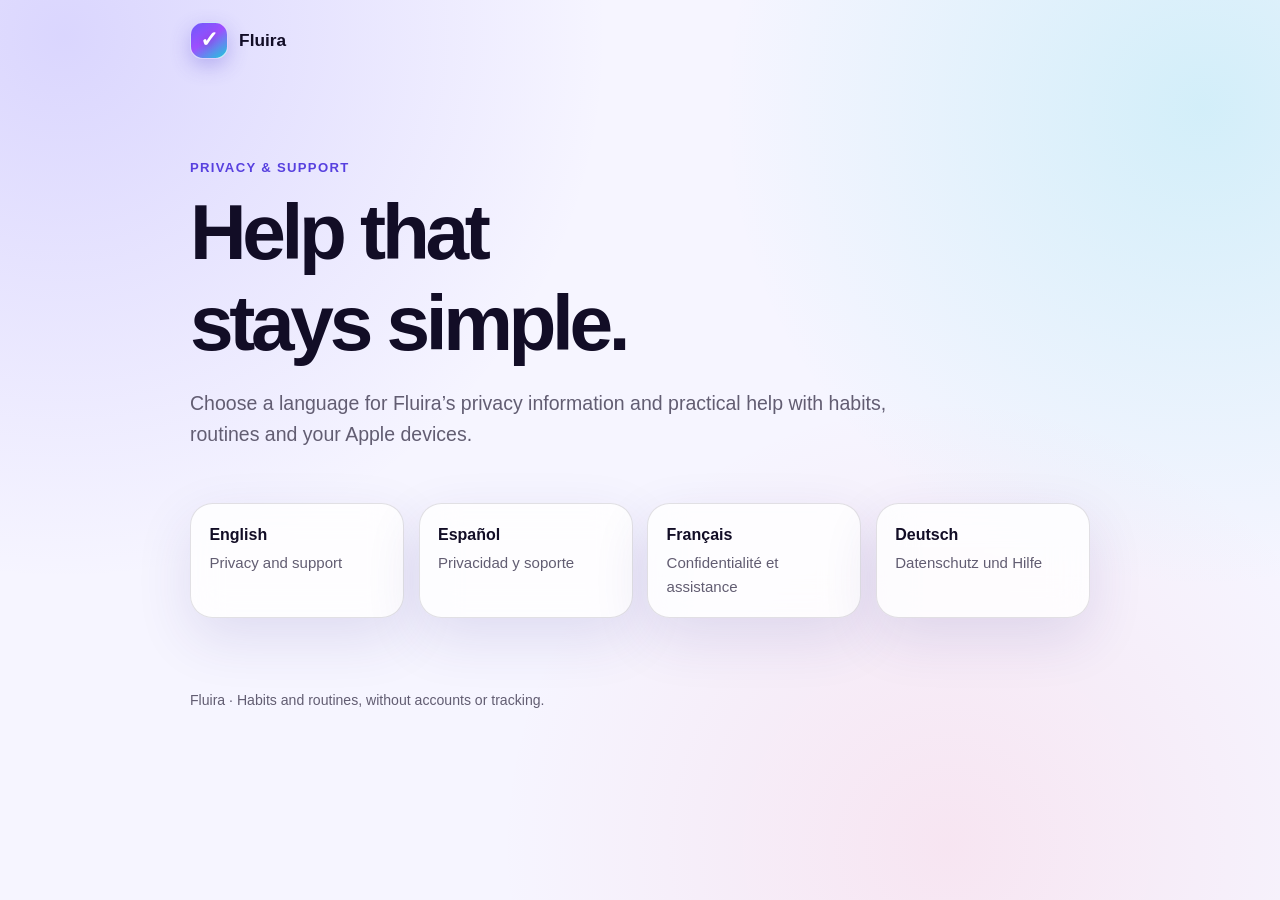
<file: index.html>
<!doctype html>
<html lang="en">
<head>
  <meta charset="utf-8">
  <meta name="viewport" content="width=device-width, initial-scale=1">
  <meta name="description" content="Privacy and support information for Fluira, the private habit and routine tracker.">
  <title>Fluira — Privacy &amp; Support</title>
  <link rel="stylesheet" href="assets/styles.css">
</head>
<body>
  <header class="site-header">
    <a class="brand" href="index.html" aria-label="Fluira home"><span class="brand-mark" aria-hidden="true"></span><span>Fluira</span></a>
  </header>
  <main class="page">
    <section class="hero">
      <p class="eyebrow">Privacy &amp; Support</p>
      <h1>Help that stays simple.</h1>
      <p class="lede">Choose a language for Fluira’s privacy information and practical help with habits, routines and your Apple devices.</p>
    </section>
    <section class="language-grid" aria-label="Languages">
      <a class="language-card" href="en/support.html"><strong>English</strong><p>Privacy and support</p></a>
      <a class="language-card" href="es/support.html" lang="es"><strong>Español</strong><p>Privacidad y soporte</p></a>
      <a class="language-card" href="fr/support.html" lang="fr"><strong>Français</strong><p>Confidentialité et assistance</p></a>
      <a class="language-card" href="de/support.html" lang="de"><strong>Deutsch</strong><p>Datenschutz und Hilfe</p></a>
    </section>
  </main>
  <footer class="site-footer"><p>Fluira · Habits and routines, without accounts or tracking.</p></footer>
</body>
</html>
</file>
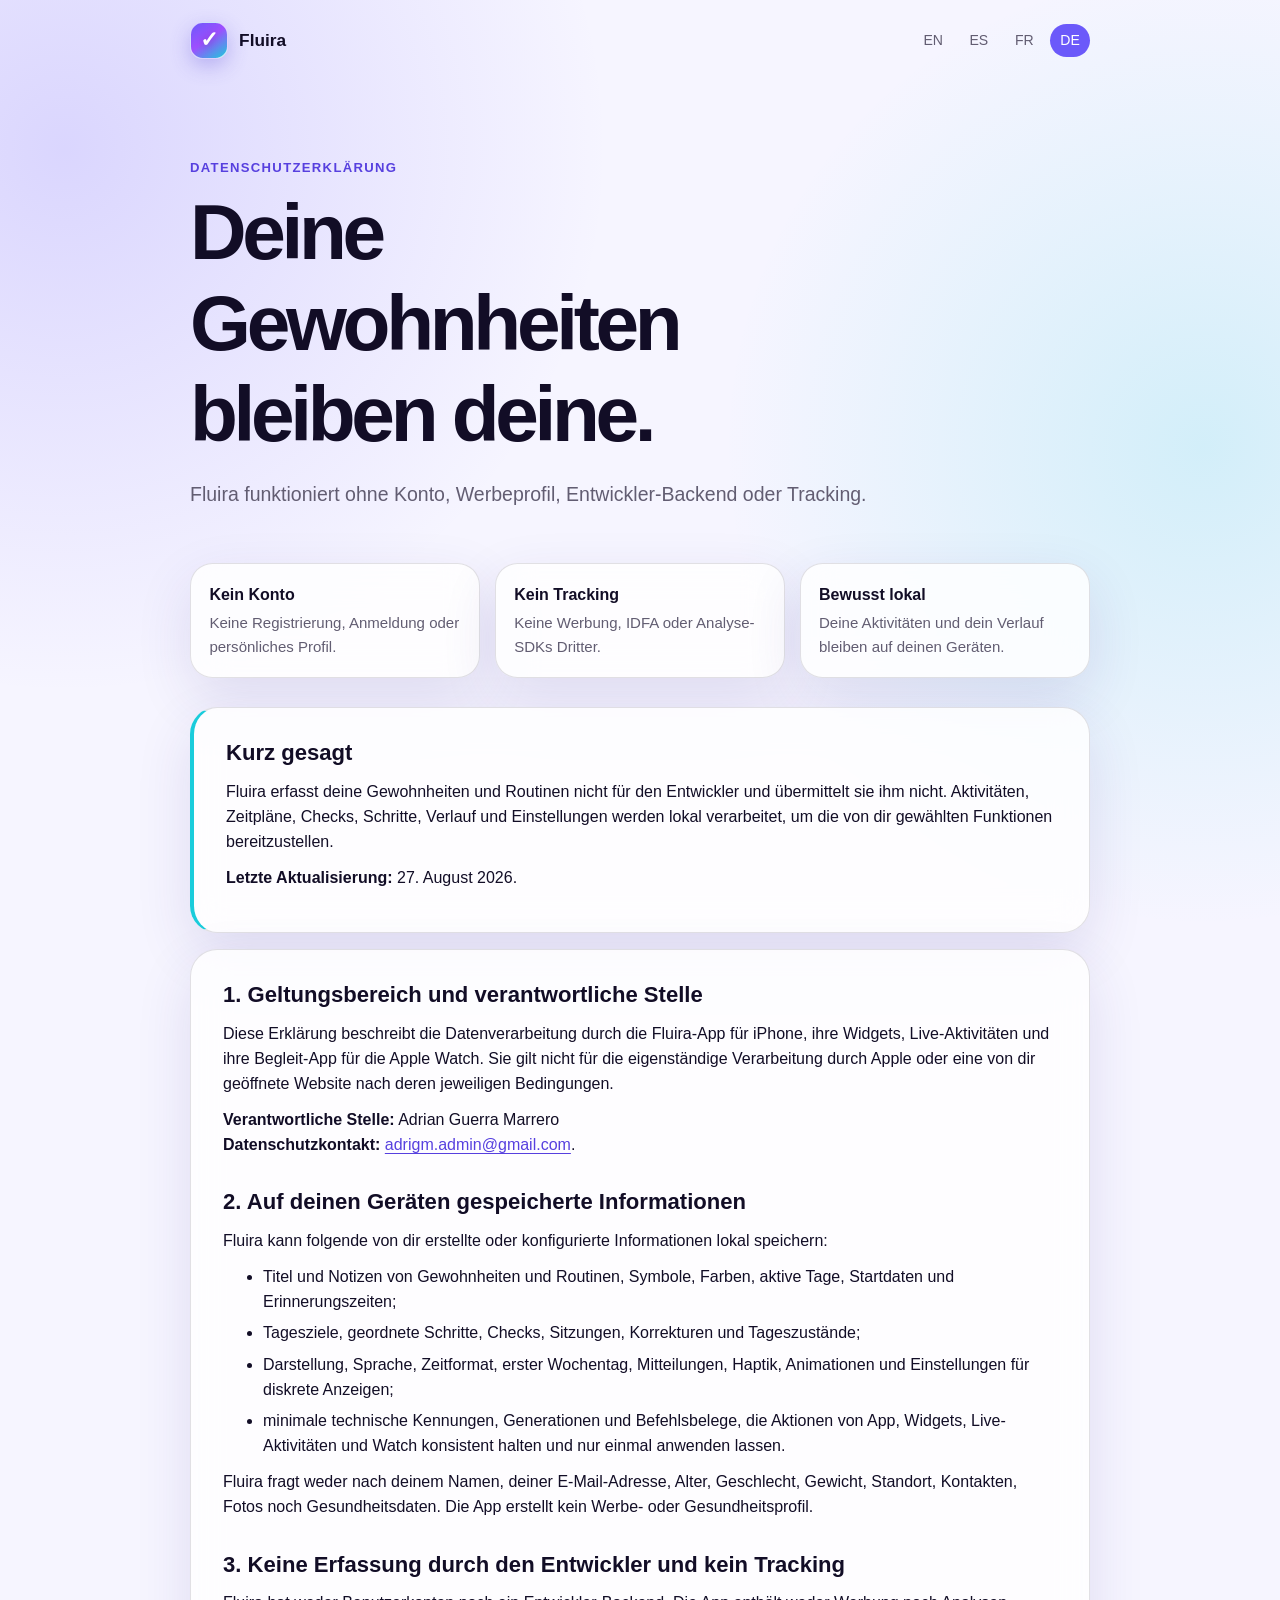
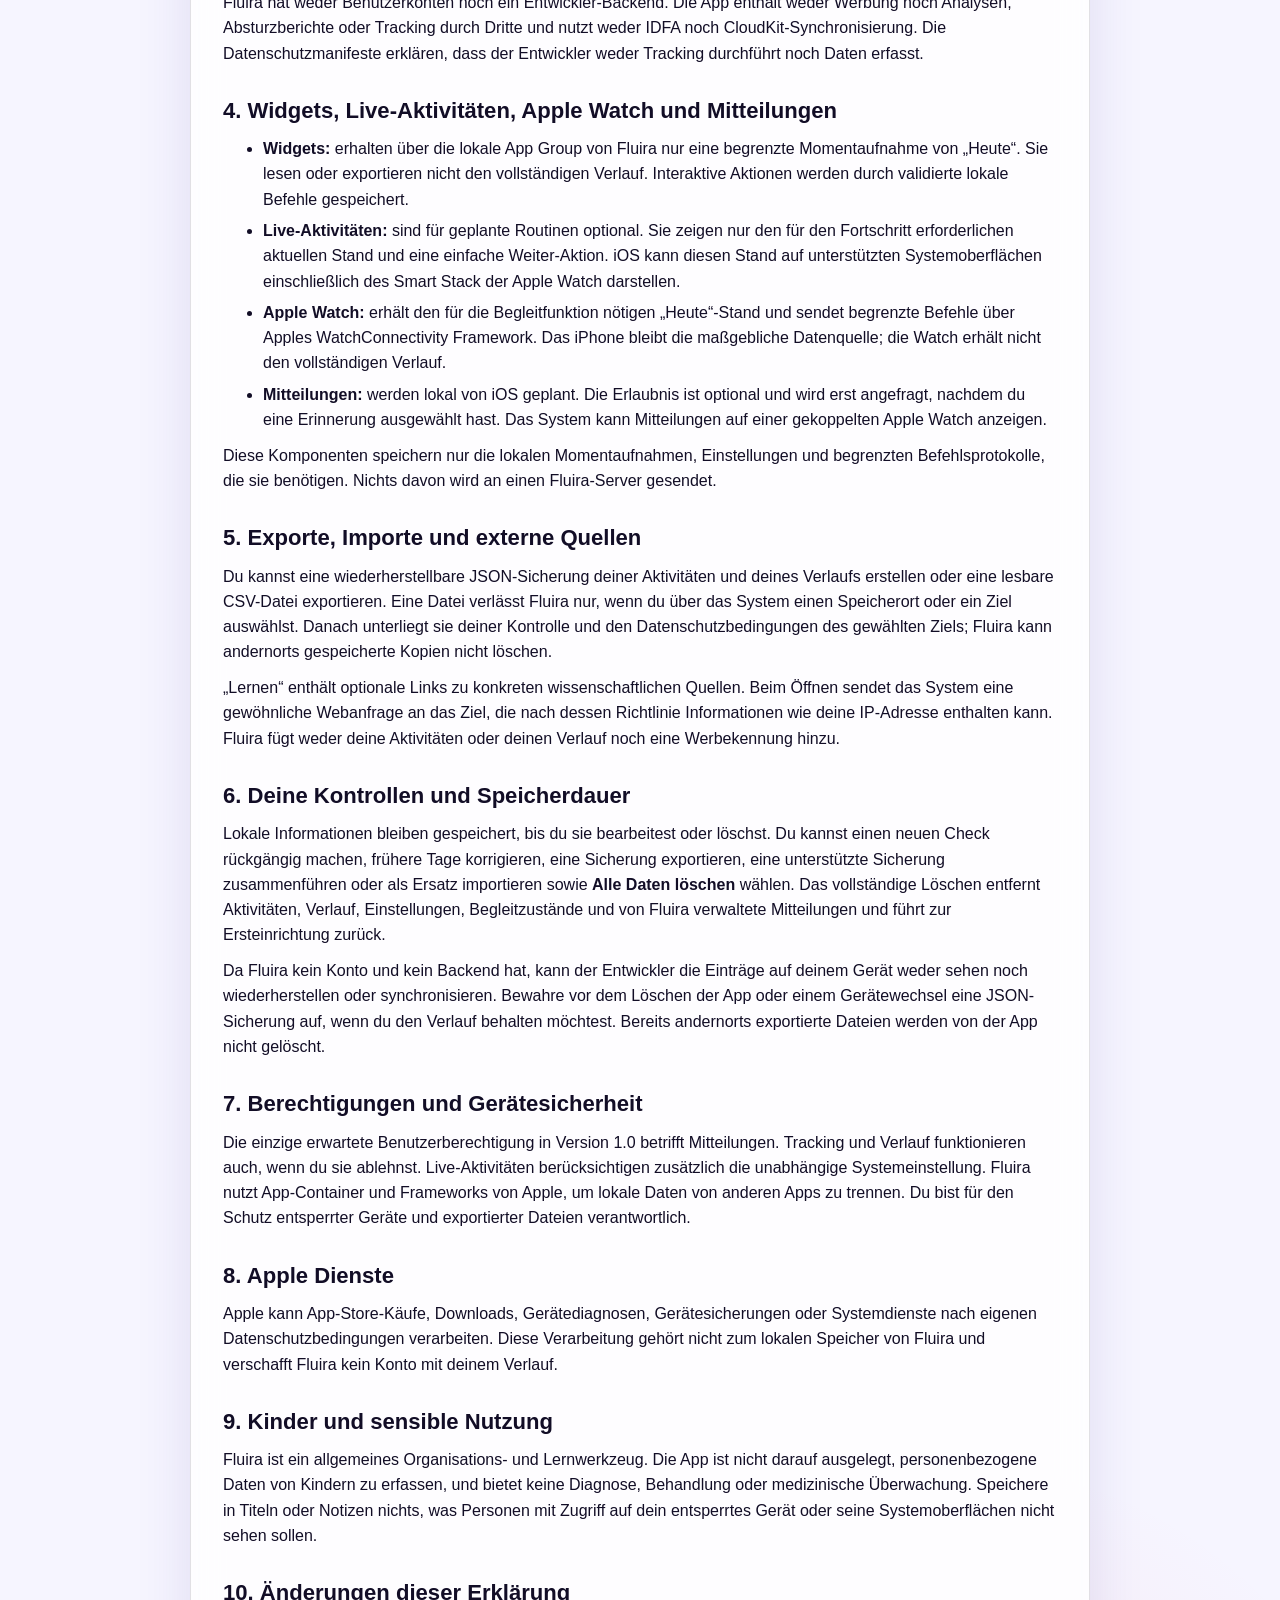
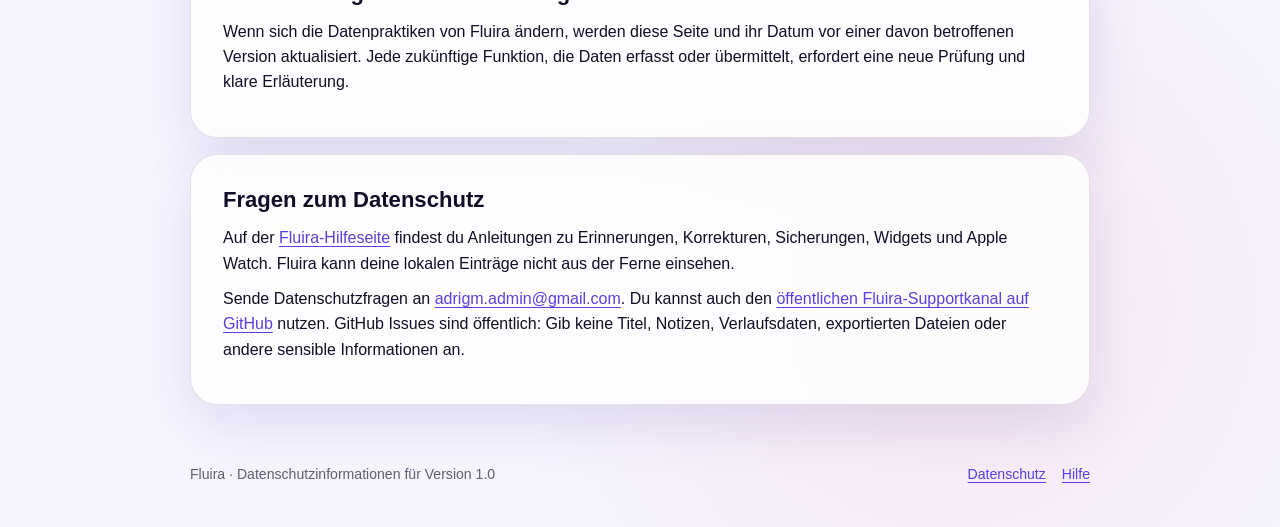
<file: de/privacy.html>
<!doctype html>
<html lang="de">
<head>
  <meta charset="utf-8">
  <meta name="viewport" content="width=device-width, initial-scale=1">
  <meta name="description" content="Fluira-Datenschutzerklärung: kein Konto, keine Werbung, keine Analysen und kein Tracking; Gewohnheiten und Routinen bleiben lokal.">
  <title>Datenschutzerklärung — Fluira</title>
  <link rel="stylesheet" href="../assets/styles.css">
  <link rel="alternate" hreflang="en" href="../en/privacy.html"><link rel="alternate" hreflang="es" href="../es/privacy.html"><link rel="alternate" hreflang="fr" href="../fr/privacy.html"><link rel="alternate" hreflang="de" href="../de/privacy.html">
</head>
<body>
  <header class="site-header">
    <a class="brand" href="../index.html"><span class="brand-mark" aria-hidden="true"></span><span>Fluira</span></a>
    <nav class="language-nav" aria-label="Sprache"><a href="../en/privacy.html" lang="en">EN</a><a href="../es/privacy.html" lang="es">ES</a><a href="../fr/privacy.html" lang="fr">FR</a><a href="../de/privacy.html" lang="de" aria-current="page">DE</a></nav>
  </header>
  <main class="page">
    <section class="hero"><p class="eyebrow">Datenschutzerklärung</p><h1>Deine Gewohnheiten bleiben deine.</h1><p class="lede">Fluira funktioniert ohne Konto, Werbeprofil, Entwickler-Backend oder Tracking.</p></section>
    <section class="summary-grid" aria-label="Datenschutz im Überblick">
      <div class="summary-card"><strong>Kein Konto</strong><p>Keine Registrierung, Anmeldung oder persönliches Profil.</p></div>
      <div class="summary-card"><strong>Kein Tracking</strong><p>Keine Werbung, IDFA oder Analyse-SDKs Dritter.</p></div>
      <div class="summary-card"><strong>Bewusst lokal</strong><p>Deine Aktivitäten und dein Verlauf bleiben auf deinen Geräten.</p></div>
    </section>
    <article class="content-card note"><h2>Kurz gesagt</h2><p>Fluira erfasst deine Gewohnheiten und Routinen nicht für den Entwickler und übermittelt sie ihm nicht. Aktivitäten, Zeitpläne, Checks, Schritte, Verlauf und Einstellungen werden lokal verarbeitet, um die von dir gewählten Funktionen bereitzustellen.</p><p><strong>Letzte Aktualisierung:</strong> 27. August 2026.</p></article>
    <article class="content-card">
      <h2>1. Geltungsbereich und verantwortliche Stelle</h2>
      <p>Diese Erklärung beschreibt die Datenverarbeitung durch die Fluira-App für iPhone, ihre Widgets, Live-Aktivitäten und ihre Begleit-App für die Apple Watch. Sie gilt nicht für die eigenständige Verarbeitung durch Apple oder eine von dir geöffnete Website nach deren jeweiligen Bedingungen.</p>
      <p><strong>Verantwortliche Stelle:</strong> Adrian Guerra Marrero<br><strong>Datenschutzkontakt:</strong> <a href="mailto:adrigm.admin@gmail.com">adrigm.admin@gmail.com</a>.</p>

      <h2>2. Auf deinen Geräten gespeicherte Informationen</h2>
      <p>Fluira kann folgende von dir erstellte oder konfigurierte Informationen lokal speichern:</p>
      <ul>
        <li>Titel und Notizen von Gewohnheiten und Routinen, Symbole, Farben, aktive Tage, Startdaten und Erinnerungszeiten;</li>
        <li>Tagesziele, geordnete Schritte, Checks, Sitzungen, Korrekturen und Tageszustände;</li>
        <li>Darstellung, Sprache, Zeitformat, erster Wochentag, Mitteilungen, Haptik, Animationen und Einstellungen für diskrete Anzeigen;</li>
        <li>minimale technische Kennungen, Generationen und Befehlsbelege, die Aktionen von App, Widgets, Live-Aktivitäten und Watch konsistent halten und nur einmal anwenden lassen.</li>
      </ul>
      <p>Fluira fragt weder nach deinem Namen, deiner E-Mail-Adresse, Alter, Geschlecht, Gewicht, Standort, Kontakten, Fotos noch Gesundheitsdaten. Die App erstellt kein Werbe- oder Gesundheitsprofil.</p>

      <h2>3. Keine Erfassung durch den Entwickler und kein Tracking</h2>
      <p>Fluira hat weder Benutzerkonten noch ein Entwickler-Backend. Die App enthält weder Werbung noch Analysen, Absturzberichte oder Tracking durch Dritte und nutzt weder IDFA noch CloudKit-Synchronisierung. Die Datenschutzmanifeste erklären, dass der Entwickler weder Tracking durchführt noch Daten erfasst.</p>

      <h2>4. Widgets, Live-Aktivitäten, Apple Watch und Mitteilungen</h2>
      <ul>
        <li><strong>Widgets:</strong> erhalten über die lokale App Group von Fluira nur eine begrenzte Momentaufnahme von „Heute“. Sie lesen oder exportieren nicht den vollständigen Verlauf. Interaktive Aktionen werden durch validierte lokale Befehle gespeichert.</li>
        <li><strong>Live-Aktivitäten:</strong> sind für geplante Routinen optional. Sie zeigen nur den für den Fortschritt erforderlichen aktuellen Stand und eine einfache Weiter-Aktion. iOS kann diesen Stand auf unterstützten Systemoberflächen einschließlich des Smart Stack der Apple Watch darstellen.</li>
        <li><strong>Apple Watch:</strong> erhält den für die Begleitfunktion nötigen „Heute“-Stand und sendet begrenzte Befehle über Apples WatchConnectivity Framework. Das iPhone bleibt die maßgebliche Datenquelle; die Watch erhält nicht den vollständigen Verlauf.</li>
        <li><strong>Mitteilungen:</strong> werden lokal von iOS geplant. Die Erlaubnis ist optional und wird erst angefragt, nachdem du eine Erinnerung ausgewählt hast. Das System kann Mitteilungen auf einer gekoppelten Apple Watch anzeigen.</li>
      </ul>
      <p>Diese Komponenten speichern nur die lokalen Momentaufnahmen, Einstellungen und begrenzten Befehlsprotokolle, die sie benötigen. Nichts davon wird an einen Fluira-Server gesendet.</p>

      <h2>5. Exporte, Importe und externe Quellen</h2>
      <p>Du kannst eine wiederherstellbare JSON-Sicherung deiner Aktivitäten und deines Verlaufs erstellen oder eine lesbare CSV-Datei exportieren. Eine Datei verlässt Fluira nur, wenn du über das System einen Speicherort oder ein Ziel auswählst. Danach unterliegt sie deiner Kontrolle und den Datenschutzbedingungen des gewählten Ziels; Fluira kann andernorts gespeicherte Kopien nicht löschen.</p>
      <p>„Lernen“ enthält optionale Links zu konkreten wissenschaftlichen Quellen. Beim Öffnen sendet das System eine gewöhnliche Webanfrage an das Ziel, die nach dessen Richtlinie Informationen wie deine IP-Adresse enthalten kann. Fluira fügt weder deine Aktivitäten oder deinen Verlauf noch eine Werbekennung hinzu.</p>

      <h2>6. Deine Kontrollen und Speicherdauer</h2>
      <p>Lokale Informationen bleiben gespeichert, bis du sie bearbeitest oder löschst. Du kannst einen neuen Check rückgängig machen, frühere Tage korrigieren, eine Sicherung exportieren, eine unterstützte Sicherung zusammenführen oder als Ersatz importieren sowie <strong>Alle Daten löschen</strong> wählen. Das vollständige Löschen entfernt Aktivitäten, Verlauf, Einstellungen, Begleitzustände und von Fluira verwaltete Mitteilungen und führt zur Ersteinrichtung zurück.</p>
      <p>Da Fluira kein Konto und kein Backend hat, kann der Entwickler die Einträge auf deinem Gerät weder sehen noch wiederherstellen oder synchronisieren. Bewahre vor dem Löschen der App oder einem Gerätewechsel eine JSON-Sicherung auf, wenn du den Verlauf behalten möchtest. Bereits andernorts exportierte Dateien werden von der App nicht gelöscht.</p>

      <h2>7. Berechtigungen und Gerätesicherheit</h2>
      <p>Die einzige erwartete Benutzerberechtigung in Version 1.0 betrifft Mitteilungen. Tracking und Verlauf funktionieren auch, wenn du sie ablehnst. Live-Aktivitäten berücksichtigen zusätzlich die unabhängige Systemeinstellung. Fluira nutzt App-Container und Frameworks von Apple, um lokale Daten von anderen Apps zu trennen. Du bist für den Schutz entsperrter Geräte und exportierter Dateien verantwortlich.</p>

      <h2>8. Apple Dienste</h2>
      <p>Apple kann App-Store-Käufe, Downloads, Gerätediagnosen, Gerätesicherungen oder Systemdienste nach eigenen Datenschutzbedingungen verarbeiten. Diese Verarbeitung gehört nicht zum lokalen Speicher von Fluira und verschafft Fluira kein Konto mit deinem Verlauf.</p>

      <h2>9. Kinder und sensible Nutzung</h2>
      <p>Fluira ist ein allgemeines Organisations- und Lernwerkzeug. Die App ist nicht darauf ausgelegt, personenbezogene Daten von Kindern zu erfassen, und bietet keine Diagnose, Behandlung oder medizinische Überwachung. Speichere in Titeln oder Notizen nichts, was Personen mit Zugriff auf dein entsperrtes Gerät oder seine Systemoberflächen nicht sehen sollen.</p>

      <h2>10. Änderungen dieser Erklärung</h2>
      <p>Wenn sich die Datenpraktiken von Fluira ändern, werden diese Seite und ihr Datum vor einer davon betroffenen Version aktualisiert. Jede zukünftige Funktion, die Daten erfasst oder übermittelt, erfordert eine neue Prüfung und klare Erläuterung.</p>
    </article>
    <article class="content-card"><h2>Fragen zum Datenschutz</h2><p>Auf der <a href="support.html">Fluira-Hilfeseite</a> findest du Anleitungen zu Erinnerungen, Korrekturen, Sicherungen, Widgets und Apple Watch. Fluira kann deine lokalen Einträge nicht aus der Ferne einsehen.</p><p>Sende Datenschutzfragen an <a href="mailto:adrigm.admin@gmail.com">adrigm.admin@gmail.com</a>. Du kannst auch den <a href="https://github.com/AGMStudio/fluira-support/issues/new" rel="external">öffentlichen Fluira-Supportkanal auf GitHub</a> nutzen. GitHub Issues sind öffentlich: Gib keine Titel, Notizen, Verlaufsdaten, exportierten Dateien oder andere sensible Informationen an.</p></article>
  </main>
  <footer class="site-footer"><p>Fluira · Datenschutzinformationen für Version 1.0</p><nav class="footer-links" aria-label="Fußzeile"><a href="privacy.html" aria-current="page">Datenschutz</a><a href="support.html">Hilfe</a></nav></footer>
</body>
</html>
</file>
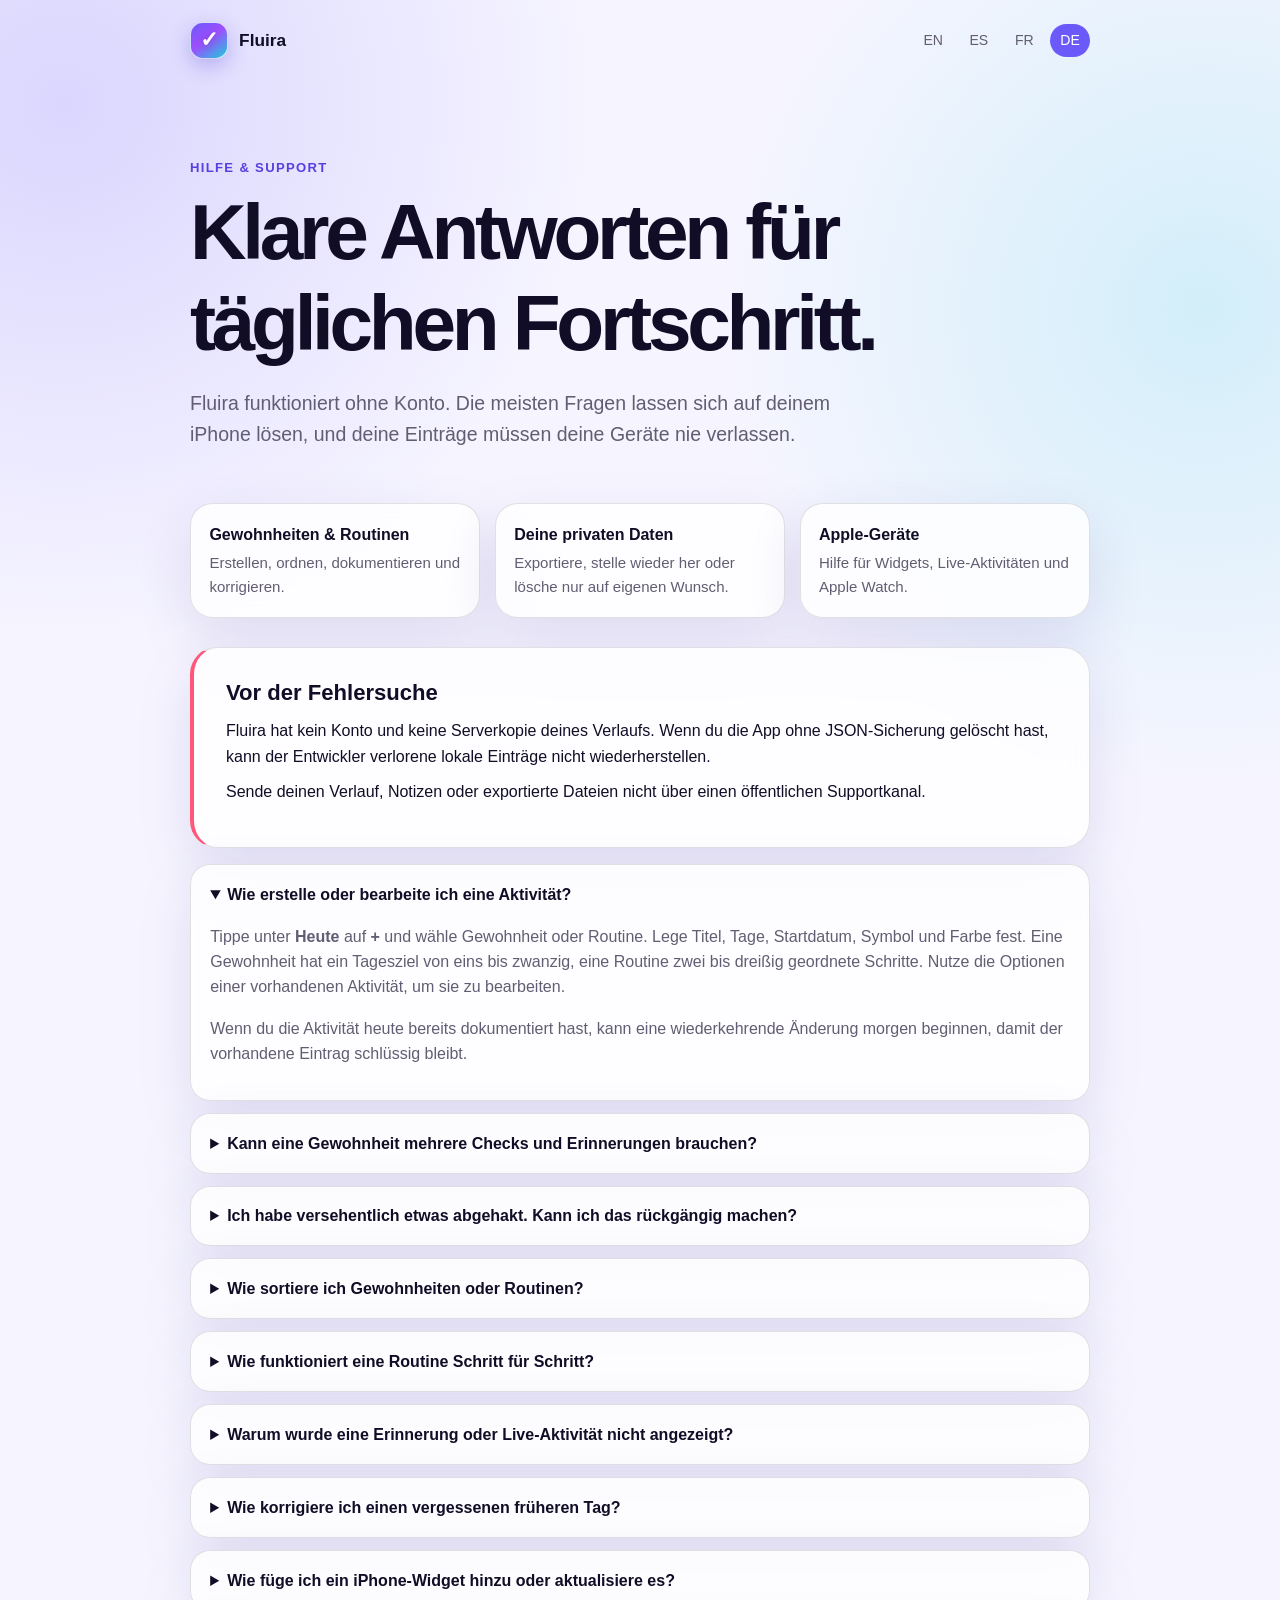
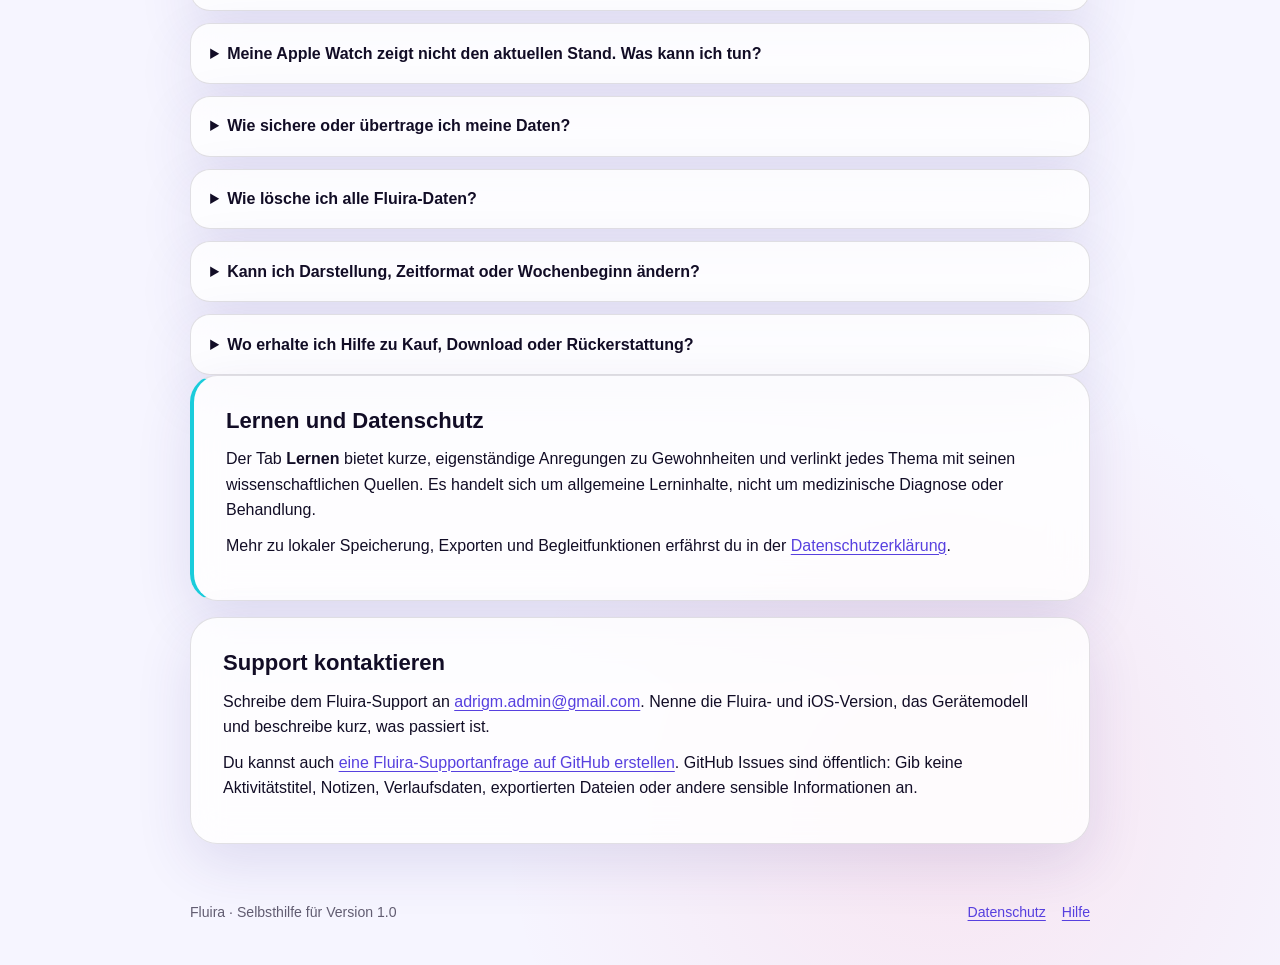
<file: de/support.html>
<!doctype html>
<html lang="de">
<head>
  <meta charset="utf-8">
  <meta name="viewport" content="width=device-width, initial-scale=1">
  <meta name="description" content="Fluira Hilfe für Gewohnheiten, Routinen, Erinnerungen, Verlauf, Widgets, Apple Watch, Sicherungen und Datenschutz.">
  <title>Hilfe &amp; Support — Fluira</title>
  <link rel="stylesheet" href="../assets/styles.css">
  <link rel="alternate" hreflang="en" href="../en/support.html"><link rel="alternate" hreflang="es" href="../es/support.html"><link rel="alternate" hreflang="fr" href="../fr/support.html"><link rel="alternate" hreflang="de" href="../de/support.html">
</head>
<body>
  <header class="site-header">
    <a class="brand" href="../index.html"><span class="brand-mark" aria-hidden="true"></span><span>Fluira</span></a>
    <nav class="language-nav" aria-label="Sprache"><a href="../en/support.html" lang="en">EN</a><a href="../es/support.html" lang="es">ES</a><a href="../fr/support.html" lang="fr">FR</a><a href="../de/support.html" lang="de" aria-current="page">DE</a></nav>
  </header>
  <main class="page">
    <section class="hero"><p class="eyebrow">Hilfe &amp; Support</p><h1>Klare Antworten für täglichen Fortschritt.</h1><p class="lede">Fluira funktioniert ohne Konto. Die meisten Fragen lassen sich auf deinem iPhone lösen, und deine Einträge müssen deine Geräte nie verlassen.</p></section>
    <section class="summary-grid" aria-label="Hilfe im Überblick">
      <div class="summary-card"><strong>Gewohnheiten &amp; Routinen</strong><p>Erstellen, ordnen, dokumentieren und korrigieren.</p></div>
      <div class="summary-card"><strong>Deine privaten Daten</strong><p>Exportiere, stelle wieder her oder lösche nur auf eigenen Wunsch.</p></div>
      <div class="summary-card"><strong>Apple-Geräte</strong><p>Hilfe für Widgets, Live-Aktivitäten und Apple Watch.</p></div>
    </section>
    <article class="content-card warning"><h2>Vor der Fehlersuche</h2><p>Fluira hat kein Konto und keine Serverkopie deines Verlaufs. Wenn du die App ohne JSON-Sicherung gelöscht hast, kann der Entwickler verlorene lokale Einträge nicht wiederherstellen.</p><p>Sende deinen Verlauf, Notizen oder exportierte Dateien nicht über einen öffentlichen Supportkanal.</p></article>
    <section class="faq" aria-label="Häufig gestellte Fragen">
      <details open><summary>Wie erstelle oder bearbeite ich eine Aktivität?</summary><div><p>Tippe unter <strong>Heute</strong> auf <strong>+</strong> und wähle Gewohnheit oder Routine. Lege Titel, Tage, Startdatum, Symbol und Farbe fest. Eine Gewohnheit hat ein Tagesziel von eins bis zwanzig, eine Routine zwei bis dreißig geordnete Schritte. Nutze die Optionen einer vorhandenen Aktivität, um sie zu bearbeiten.</p><p>Wenn du die Aktivität heute bereits dokumentiert hast, kann eine wiederkehrende Änderung morgen beginnen, damit der vorhandene Eintrag schlüssig bleibt.</p></div></details>
      <details><summary>Kann eine Gewohnheit mehrere Checks und Erinnerungen brauchen?</summary><div><p>Ja. Lege das benötigte Tagesziel fest. Für jeden täglichen Check kannst du optional bis zu eine Erinnerungszeit einrichten: Eine Gewohnheit mit drei Wiederholungen kann dich morgens, mittags und abends erinnern. Erinnerungen sind freiwillig und werden lokal geplant.</p></div></details>
      <details><summary>Ich habe versehentlich etwas abgehakt. Kann ich das rückgängig machen?</summary><div><p>Ja. Nutze direkt nach dem Check die kurz eingeblendete Aktion <strong>Rückgängig</strong>. Du kannst die Gewohnheit auch lange drücken, um sie gezielt zu korrigieren. Öffne für ein älteres Datum den <strong>Verlauf</strong> und nutze die Korrektur für diesen Tag.</p></div></details>
      <details><summary>Wie sortiere ich Gewohnheiten oder Routinen?</summary><div><p>Ziehe am kleinen Griff oben auf einer Karte, um sie innerhalb ihres Bereichs zu verschieben. Gewohnheiten und Routinen bleiben getrennt. Das Abschließen ändert ihre Reihenfolge nicht. Langes Drücken öffnet stattdessen die Korrekturaktionen.</p></div></details>
      <details><summary>Wie funktioniert eine Routine Schritt für Schritt?</summary><div><p>Öffne sie unter Heute oder über ihre Erinnerung. Tippe einen einzelnen Schritt an, um ihn zu korrigieren, oder schließe mit <strong>Weiter</strong> den ersten ausstehenden Schritt ab. Dein Fortschritt bleibt erhalten, wenn du die Ansicht verlässt und zurückkehrst.</p><p>Eine geplante Routine kann eine Live-Aktivität verwenden. Auf unterstützten Systemen zeigt sie den aktuellen Schritt und eine einfache Weiter-Aktion auf Systemoberflächen. Erweiterte Änderungen erfolgen in Fluira.</p></div></details>
      <details><summary>Warum wurde eine Erinnerung oder Live-Aktivität nicht angezeigt?</summary><div><p>Prüfe in Fluira, ob Mitteilungen und Live-Aktivitäten nach Bedarf aktiviert sind und die Aktivität eine Uhrzeit hat. Kontrolliere danach die unabhängigen Einstellungen für Fluira in den iOS-Einstellungen. Fokusmodi und Systemeinstellungen können Hinweise stummschalten oder verzögern. Fluira plant lokal und nutzt keinen Push-Server.</p></div></details>
      <details><summary>Wie korrigiere ich einen vergessenen früheren Tag?</summary><div><p>Öffne den <strong>Verlauf</strong>, wähle Woche, Monat, Quartal oder Jahr, dann das Datum und die Korrekturaktion. Du kannst vergessene Checks oder Routinefortschritt ergänzen, ohne den heutigen wiederkehrenden Plan zu ändern.</p></div></details>
      <details><summary>Wie füge ich ein iPhone-Widget hinzu oder aktualisiere es?</summary><div><p>Schließe zuerst die Ersteinrichtung von Fluira ab. Bearbeite dann den Home- oder Sperrbildschirm, füge ein Widget hinzu und suche nach Fluira. Widgets zeigen begrenzte Informationen von Heute; unterstützte Formate bieten eine validierte Schnellaktion für Gewohnheiten.</p><p>Wenn ein Widget veraltet wirkt, öffne Fluira einmal. Den genauen Aktualisierungszeitpunkt bestimmt iOS. Der diskrete Modus reduziert Details auf Systemoberflächen.</p></div></details>
      <details><summary>Meine Apple Watch zeigt nicht den aktuellen Stand. Was kann ich tun?</summary><div><p>Prüfe in der Watch-App auf dem iPhone, ob Fluira installiert und die Watch gekoppelt und erreichbar ist. Öffne Fluira erst auf dem iPhone, dann auf der Watch. Das iPhone ist die maßgebliche Datenquelle; unterstützte Watch-Aktionen werden abgeglichen, sobald die Geräte kommunizieren können.</p></div></details>
      <details><summary>Wie sichere oder übertrage ich meine Daten?</summary><div><p>Exportiere unter <strong>Einstellungen → Deine Daten</strong> eine JSON-Sicherung und speichere sie an einem Ort deiner Wahl. Importiere sie auf dem Ziel-iPhone, prüfe die Vorschau und führe die lokalen Daten zusammen oder ersetze sie. CSV ist eine lesbare Tabelle zur Analyse, aber keine vollständige wiederherstellbare Sicherung.</p></div></details>
      <details><summary>Wie lösche ich alle Fluira-Daten?</summary><div><p>Wähle unter <strong>Einstellungen → Deine Daten</strong> die Option <strong>Alle Daten löschen</strong> und bestätige. Dies entfernt Aktivitäten, Verlauf, Einstellungen, lokale Begleitzustände und von Fluira verwaltete Mitteilungen und startet die Einrichtung neu. Andernorts exportierte Dateien werden nicht gelöscht.</p></div></details>
      <details><summary>Kann ich Darstellung, Zeitformat oder Wochenbeginn ändern?</summary><div><p>Ja. Wähle unter <strong>Einstellungen</strong> automatische, helle oder dunkle Darstellung, das 12- oder 24-Stunden-Format sowie Montag, Samstag oder Sonntag als ersten Wochentag. Diese Auswahl gilt in ganz Fluira und den zugehörigen Begleitansichten.</p></div></details>
      <details><summary>Wo erhalte ich Hilfe zu Kauf, Download oder Rückerstattung?</summary><div><p>Apple bearbeitet Käufe und Rückerstattungen im App Store. Verwende <a href="https://reportaproblem.apple.com/" rel="external">Problem melden</a> oder den Apple Support für Transaktionen und Downloads. Fluira enthält weder ein In-App-Abonnement noch einen zusätzlichen Kauf.</p></div></details>
    </section>
    <article class="content-card note"><h2>Lernen und Datenschutz</h2><p>Der Tab <strong>Lernen</strong> bietet kurze, eigenständige Anregungen zu Gewohnheiten und verlinkt jedes Thema mit seinen wissenschaftlichen Quellen. Es handelt sich um allgemeine Lerninhalte, nicht um medizinische Diagnose oder Behandlung.</p><p>Mehr zu lokaler Speicherung, Exporten und Begleitfunktionen erfährst du in der <a href="privacy.html">Datenschutzerklärung</a>.</p></article>
    <article class="content-card"><h2>Support kontaktieren</h2><p>Schreibe dem Fluira-Support an <a href="mailto:adrigm.admin@gmail.com">adrigm.admin@gmail.com</a>. Nenne die Fluira- und iOS-Version, das Gerätemodell und beschreibe kurz, was passiert ist.</p><p>Du kannst auch <a href="https://github.com/AGMStudio/fluira-support/issues/new" rel="external">eine Fluira-Supportanfrage auf GitHub erstellen</a>. GitHub Issues sind öffentlich: Gib keine Aktivitätstitel, Notizen, Verlaufsdaten, exportierten Dateien oder andere sensible Informationen an.</p></article>
  </main>
  <footer class="site-footer"><p>Fluira · Selbsthilfe für Version 1.0</p><nav class="footer-links" aria-label="Fußzeile"><a href="privacy.html">Datenschutz</a><a href="support.html" aria-current="page">Hilfe</a></nav></footer>
</body>
</html>
</file>
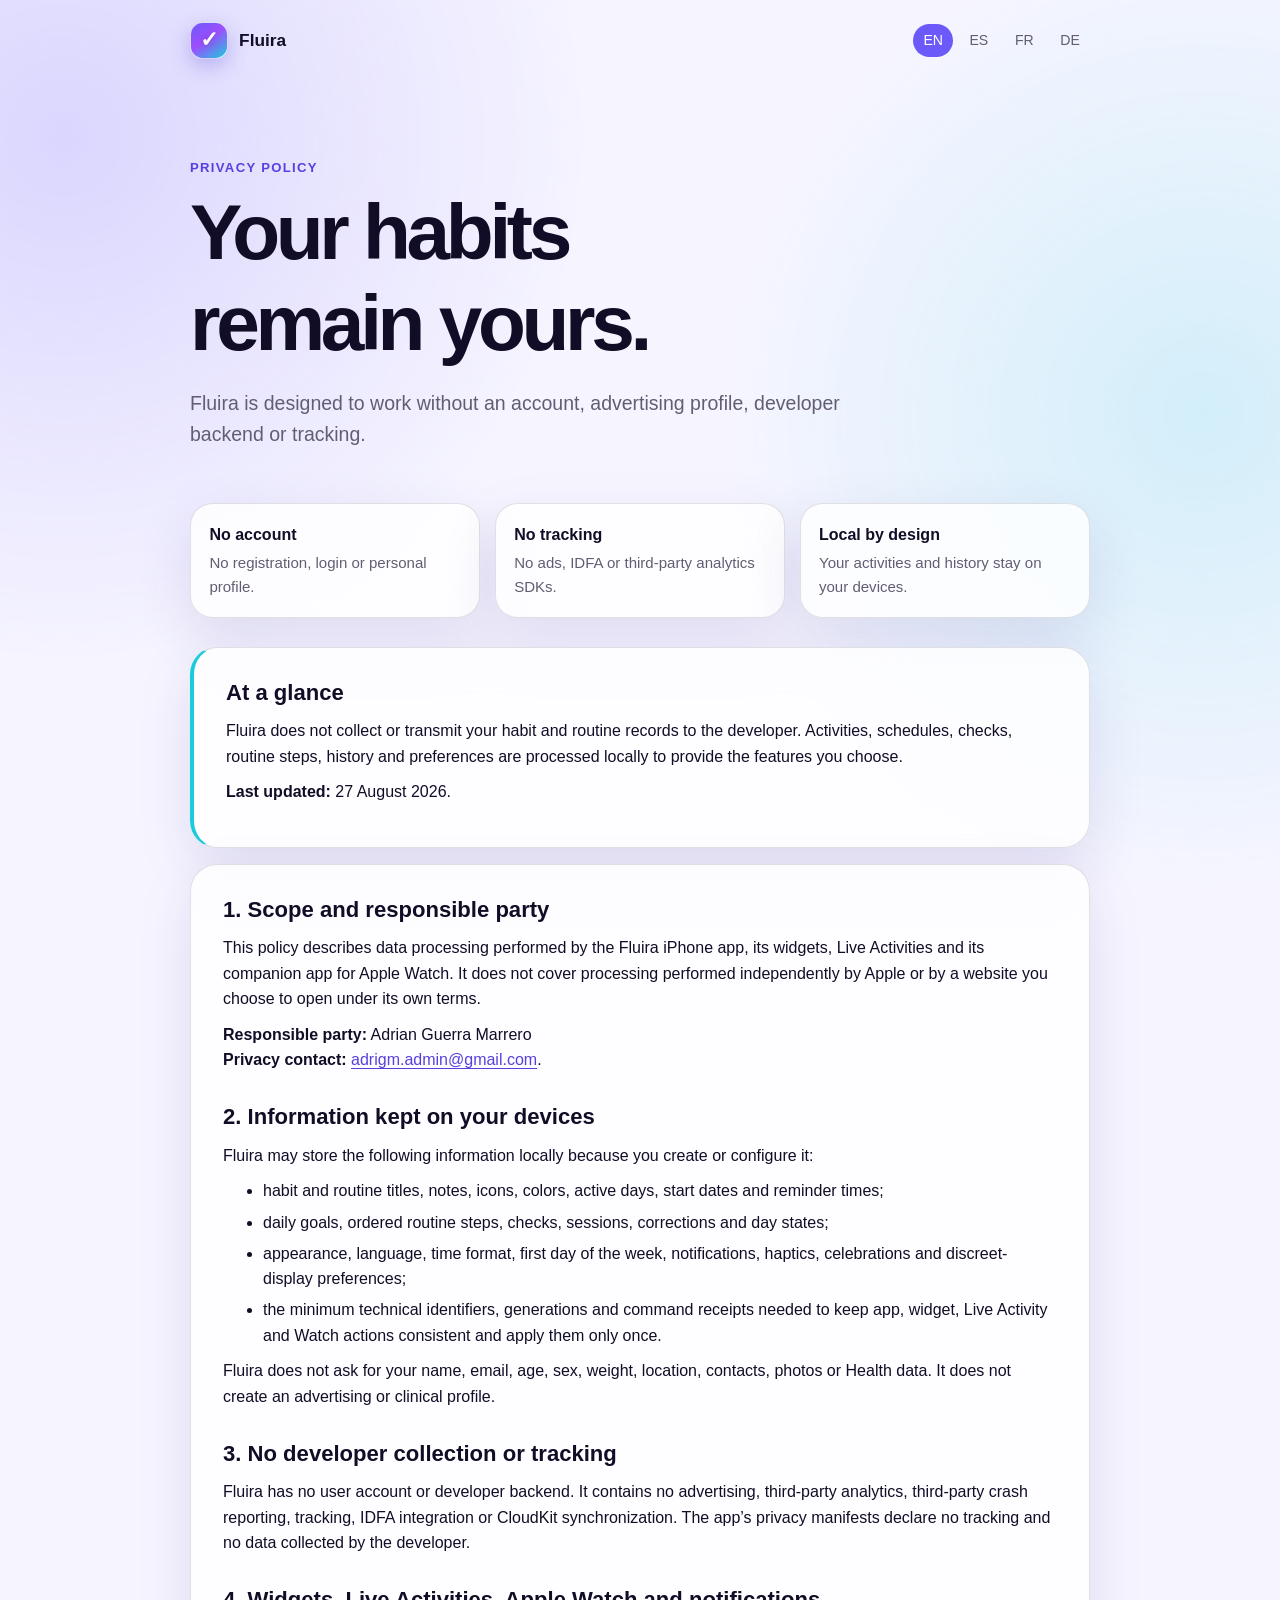
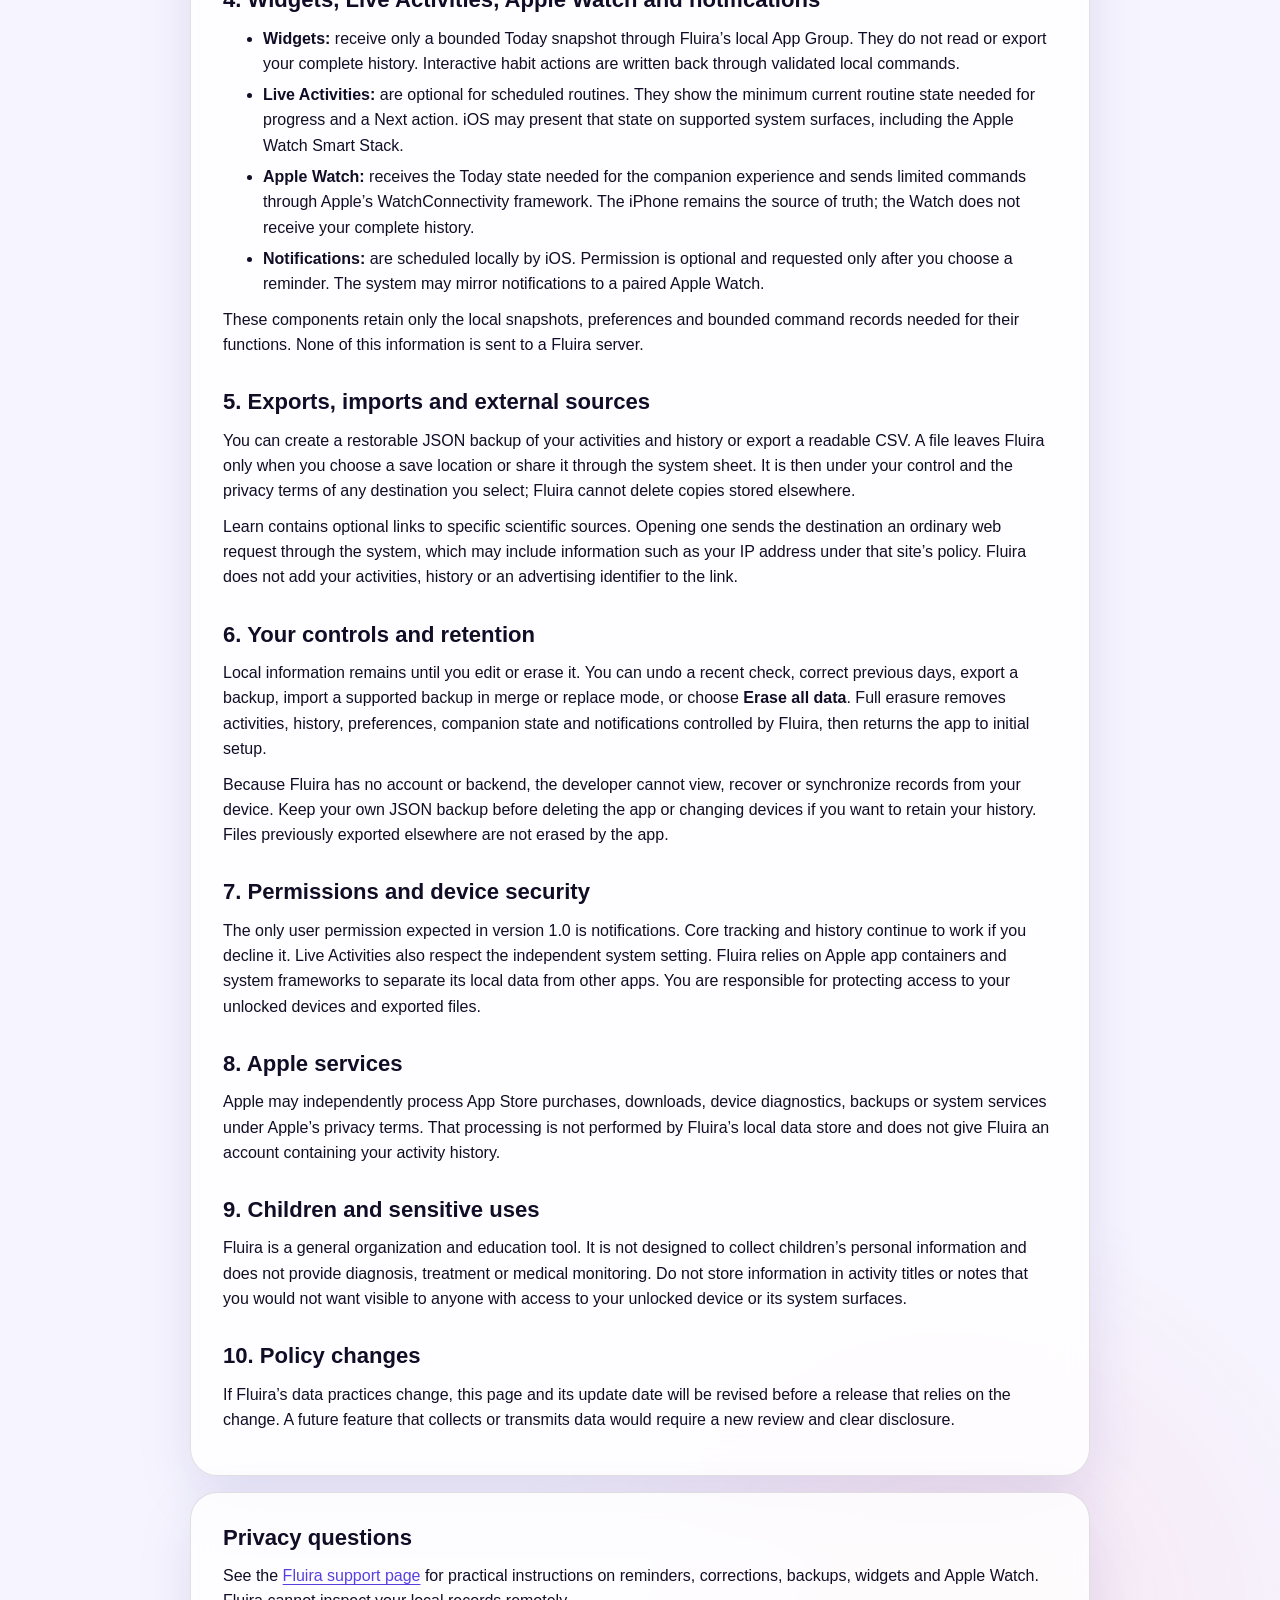
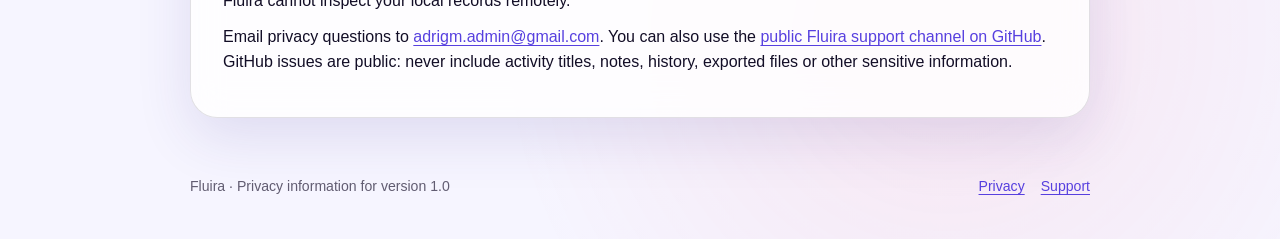
<file: en/privacy.html>
<!doctype html>
<html lang="en">
<head>
  <meta charset="utf-8">
  <meta name="viewport" content="width=device-width, initial-scale=1">
  <meta name="description" content="Fluira privacy policy: no account, ads, analytics or tracking; habit and routine data remains local.">
  <title>Privacy Policy — Fluira</title>
  <link rel="stylesheet" href="../assets/styles.css">
  <link rel="alternate" hreflang="en" href="../en/privacy.html"><link rel="alternate" hreflang="es" href="../es/privacy.html"><link rel="alternate" hreflang="fr" href="../fr/privacy.html"><link rel="alternate" hreflang="de" href="../de/privacy.html">
</head>
<body>
  <header class="site-header">
    <a class="brand" href="../index.html"><span class="brand-mark" aria-hidden="true"></span><span>Fluira</span></a>
    <nav class="language-nav" aria-label="Language"><a href="../en/privacy.html" lang="en" aria-current="page">EN</a><a href="../es/privacy.html" lang="es">ES</a><a href="../fr/privacy.html" lang="fr">FR</a><a href="../de/privacy.html" lang="de">DE</a></nav>
  </header>
  <main class="page">
    <section class="hero">
      <p class="eyebrow">Privacy policy</p>
      <h1>Your habits remain yours.</h1>
      <p class="lede">Fluira is designed to work without an account, advertising profile, developer backend or tracking.</p>
    </section>
    <section class="summary-grid" aria-label="Privacy summary">
      <div class="summary-card"><strong>No account</strong><p>No registration, login or personal profile.</p></div>
      <div class="summary-card"><strong>No tracking</strong><p>No ads, IDFA or third-party analytics SDKs.</p></div>
      <div class="summary-card"><strong>Local by design</strong><p>Your activities and history stay on your devices.</p></div>
    </section>
    <article class="content-card note">
      <h2>At a glance</h2>
      <p>Fluira does not collect or transmit your habit and routine records to the developer. Activities, schedules, checks, routine steps, history and preferences are processed locally to provide the features you choose.</p>
      <p><strong>Last updated:</strong> 27 August 2026.</p>
    </article>
    <article class="content-card">
      <h2>1. Scope and responsible party</h2>
      <p>This policy describes data processing performed by the Fluira iPhone app, its widgets, Live Activities and its companion app for Apple Watch. It does not cover processing performed independently by Apple or by a website you choose to open under its own terms.</p>
      <p><strong>Responsible party:</strong> Adrian Guerra Marrero<br><strong>Privacy contact:</strong> <a href="mailto:adrigm.admin@gmail.com">adrigm.admin@gmail.com</a>.</p>

      <h2>2. Information kept on your devices</h2>
      <p>Fluira may store the following information locally because you create or configure it:</p>
      <ul>
        <li>habit and routine titles, notes, icons, colors, active days, start dates and reminder times;</li>
        <li>daily goals, ordered routine steps, checks, sessions, corrections and day states;</li>
        <li>appearance, language, time format, first day of the week, notifications, haptics, celebrations and discreet-display preferences;</li>
        <li>the minimum technical identifiers, generations and command receipts needed to keep app, widget, Live Activity and Watch actions consistent and apply them only once.</li>
      </ul>
      <p>Fluira does not ask for your name, email, age, sex, weight, location, contacts, photos or Health data. It does not create an advertising or clinical profile.</p>

      <h2>3. No developer collection or tracking</h2>
      <p>Fluira has no user account or developer backend. It contains no advertising, third-party analytics, third-party crash reporting, tracking, IDFA integration or CloudKit synchronization. The app’s privacy manifests declare no tracking and no data collected by the developer.</p>

      <h2>4. Widgets, Live Activities, Apple Watch and notifications</h2>
      <ul>
        <li><strong>Widgets:</strong> receive only a bounded Today snapshot through Fluira’s local App Group. They do not read or export your complete history. Interactive habit actions are written back through validated local commands.</li>
        <li><strong>Live Activities:</strong> are optional for scheduled routines. They show the minimum current routine state needed for progress and a Next action. iOS may present that state on supported system surfaces, including the Apple Watch Smart Stack.</li>
        <li><strong>Apple Watch:</strong> receives the Today state needed for the companion experience and sends limited commands through Apple’s WatchConnectivity framework. The iPhone remains the source of truth; the Watch does not receive your complete history.</li>
        <li><strong>Notifications:</strong> are scheduled locally by iOS. Permission is optional and requested only after you choose a reminder. The system may mirror notifications to a paired Apple Watch.</li>
      </ul>
      <p>These components retain only the local snapshots, preferences and bounded command records needed for their functions. None of this information is sent to a Fluira server.</p>

      <h2>5. Exports, imports and external sources</h2>
      <p>You can create a restorable JSON backup of your activities and history or export a readable CSV. A file leaves Fluira only when you choose a save location or share it through the system sheet. It is then under your control and the privacy terms of any destination you select; Fluira cannot delete copies stored elsewhere.</p>
      <p>Learn contains optional links to specific scientific sources. Opening one sends the destination an ordinary web request through the system, which may include information such as your IP address under that site’s policy. Fluira does not add your activities, history or an advertising identifier to the link.</p>

      <h2>6. Your controls and retention</h2>
      <p>Local information remains until you edit or erase it. You can undo a recent check, correct previous days, export a backup, import a supported backup in merge or replace mode, or choose <strong>Erase all data</strong>. Full erasure removes activities, history, preferences, companion state and notifications controlled by Fluira, then returns the app to initial setup.</p>
      <p>Because Fluira has no account or backend, the developer cannot view, recover or synchronize records from your device. Keep your own JSON backup before deleting the app or changing devices if you want to retain your history. Files previously exported elsewhere are not erased by the app.</p>

      <h2>7. Permissions and device security</h2>
      <p>The only user permission expected in version 1.0 is notifications. Core tracking and history continue to work if you decline it. Live Activities also respect the independent system setting. Fluira relies on Apple app containers and system frameworks to separate its local data from other apps. You are responsible for protecting access to your unlocked devices and exported files.</p>

      <h2>8. Apple services</h2>
      <p>Apple may independently process App Store purchases, downloads, device diagnostics, backups or system services under Apple’s privacy terms. That processing is not performed by Fluira’s local data store and does not give Fluira an account containing your activity history.</p>

      <h2>9. Children and sensitive uses</h2>
      <p>Fluira is a general organization and education tool. It is not designed to collect children’s personal information and does not provide diagnosis, treatment or medical monitoring. Do not store information in activity titles or notes that you would not want visible to anyone with access to your unlocked device or its system surfaces.</p>

      <h2>10. Policy changes</h2>
      <p>If Fluira’s data practices change, this page and its update date will be revised before a release that relies on the change. A future feature that collects or transmits data would require a new review and clear disclosure.</p>
    </article>
    <article class="content-card">
      <h2>Privacy questions</h2>
      <p>See the <a href="support.html">Fluira support page</a> for practical instructions on reminders, corrections, backups, widgets and Apple Watch. Fluira cannot inspect your local records remotely.</p>
      <p>Email privacy questions to <a href="mailto:adrigm.admin@gmail.com">adrigm.admin@gmail.com</a>. You can also use the <a href="https://github.com/AGMStudio/fluira-support/issues/new" rel="external">public Fluira support channel on GitHub</a>. GitHub issues are public: never include activity titles, notes, history, exported files or other sensitive information.</p>
    </article>
  </main>
  <footer class="site-footer"><p>Fluira · Privacy information for version 1.0</p><nav class="footer-links" aria-label="Footer"><a href="privacy.html" aria-current="page">Privacy</a><a href="support.html">Support</a></nav></footer>
</body>
</html>
</file>
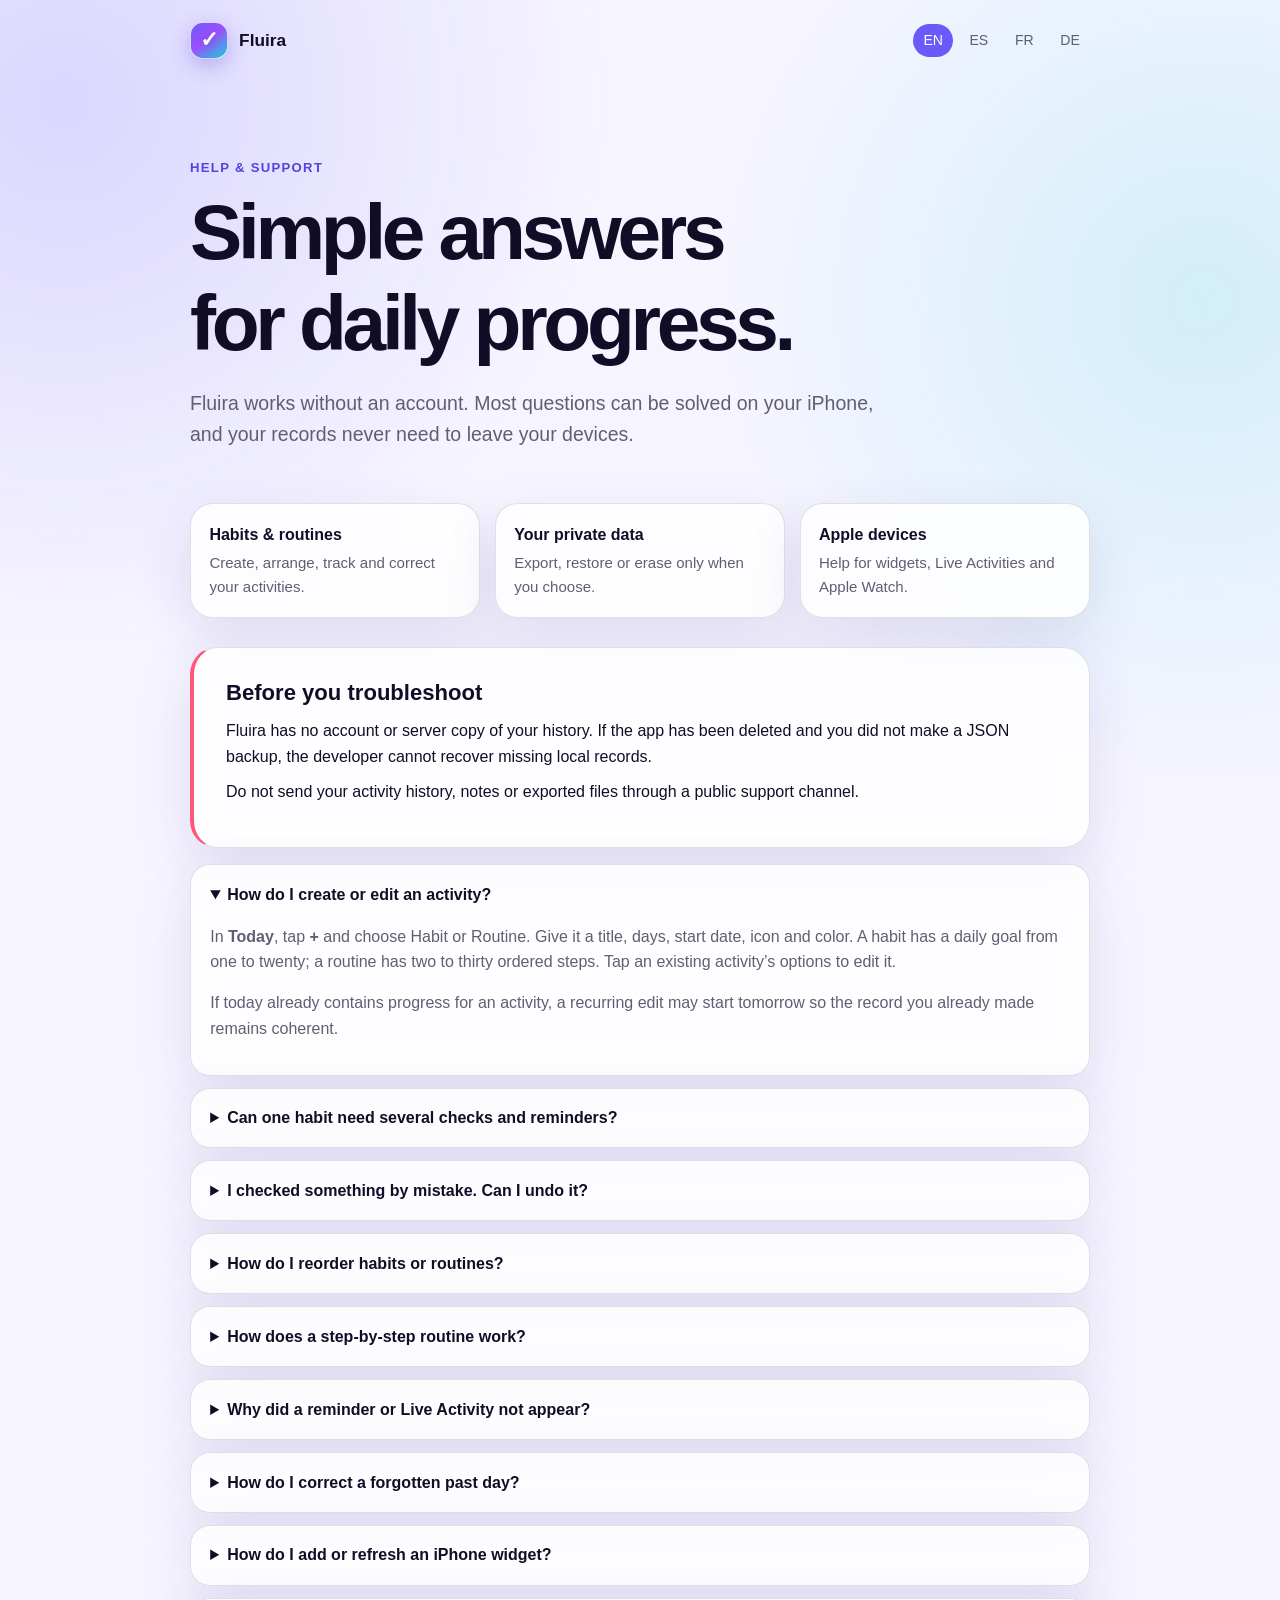
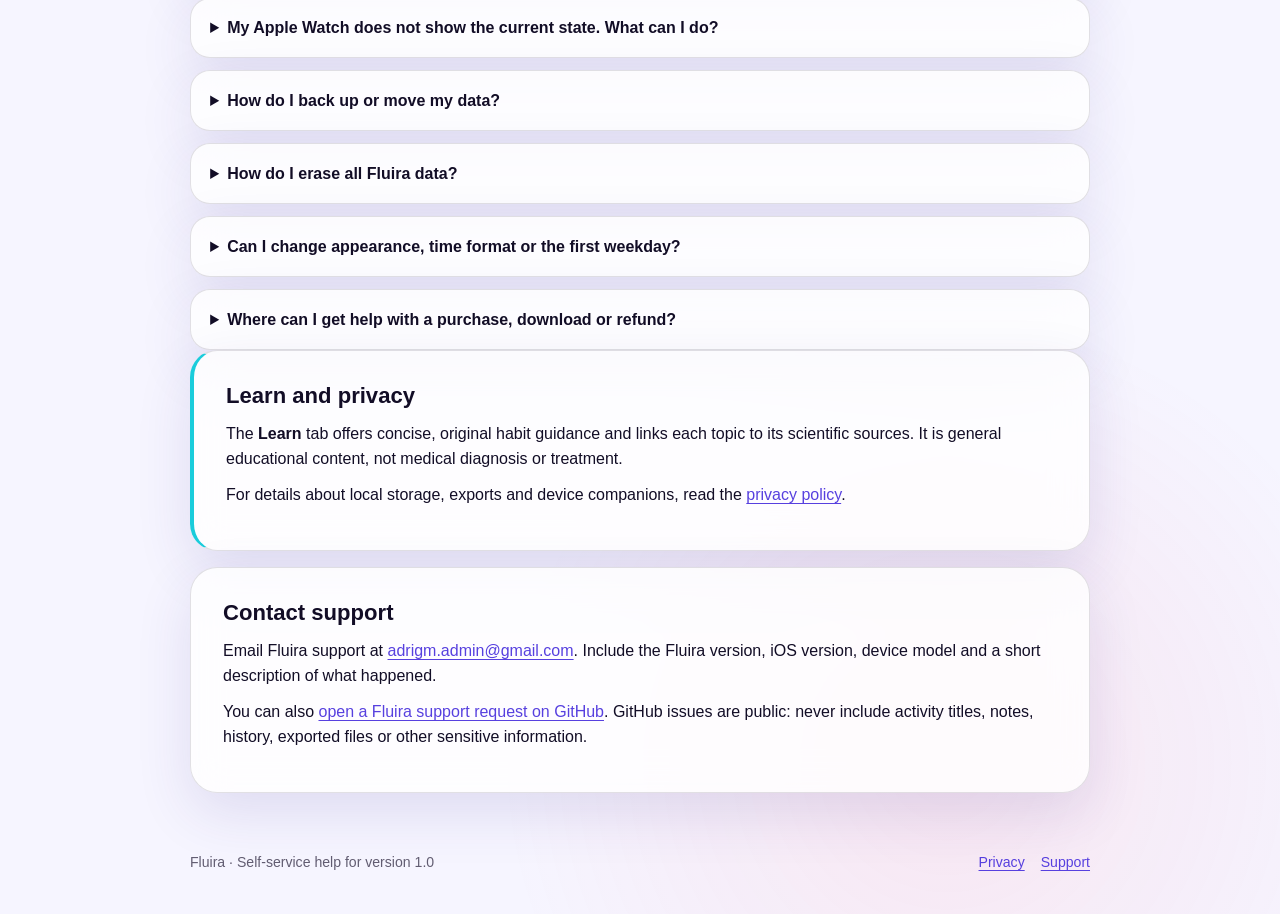
<file: en/support.html>
<!doctype html>
<html lang="en">
<head>
  <meta charset="utf-8">
  <meta name="viewport" content="width=device-width, initial-scale=1">
  <meta name="description" content="Fluira help for habits, routines, reminders, history, widgets, Apple Watch, backups and privacy.">
  <title>Help &amp; Support — Fluira</title>
  <link rel="stylesheet" href="../assets/styles.css">
  <link rel="alternate" hreflang="en" href="../en/support.html"><link rel="alternate" hreflang="es" href="../es/support.html"><link rel="alternate" hreflang="fr" href="../fr/support.html"><link rel="alternate" hreflang="de" href="../de/support.html">
</head>
<body>
  <header class="site-header">
    <a class="brand" href="../index.html"><span class="brand-mark" aria-hidden="true"></span><span>Fluira</span></a>
    <nav class="language-nav" aria-label="Language"><a href="../en/support.html" lang="en" aria-current="page">EN</a><a href="../es/support.html" lang="es">ES</a><a href="../fr/support.html" lang="fr">FR</a><a href="../de/support.html" lang="de">DE</a></nav>
  </header>
  <main class="page">
    <section class="hero"><p class="eyebrow">Help &amp; support</p><h1>Simple answers for daily progress.</h1><p class="lede">Fluira works without an account. Most questions can be solved on your iPhone, and your records never need to leave your devices.</p></section>
    <section class="summary-grid" aria-label="Support summary">
      <div class="summary-card"><strong>Habits &amp; routines</strong><p>Create, arrange, track and correct your activities.</p></div>
      <div class="summary-card"><strong>Your private data</strong><p>Export, restore or erase only when you choose.</p></div>
      <div class="summary-card"><strong>Apple devices</strong><p>Help for widgets, Live Activities and Apple Watch.</p></div>
    </section>
    <article class="content-card warning">
      <h2>Before you troubleshoot</h2>
      <p>Fluira has no account or server copy of your history. If the app has been deleted and you did not make a JSON backup, the developer cannot recover missing local records.</p>
      <p>Do not send your activity history, notes or exported files through a public support channel.</p>
    </article>
    <section class="faq" aria-label="Frequently asked questions">
      <details open><summary>How do I create or edit an activity?</summary><div><p>In <strong>Today</strong>, tap <strong>+</strong> and choose Habit or Routine. Give it a title, days, start date, icon and color. A habit has a daily goal from one to twenty; a routine has two to thirty ordered steps. Tap an existing activity’s options to edit it.</p><p>If today already contains progress for an activity, a recurring edit may start tomorrow so the record you already made remains coherent.</p></div></details>
      <details><summary>Can one habit need several checks and reminders?</summary><div><p>Yes. Set the daily goal to the number you need. You can optionally add up to one reminder time for each daily check, so a three-times-per-day habit can remind you morning, midday and evening. Reminders are optional and scheduled locally.</p></div></details>
      <details><summary>I checked something by mistake. Can I undo it?</summary><div><p>Yes. Use the temporary <strong>Undo</strong> action after a check. You can also long-press the habit for a deliberate correction. For an older date, open <strong>History</strong> and use the correction action for that day.</p></div></details>
      <details><summary>How do I reorder habits or routines?</summary><div><p>Drag the small handle at the top of a card within its section. Habits and routines remain separate, and completing something does not reorder the list. A long press opens correction actions instead.</p></div></details>
      <details><summary>How does a step-by-step routine work?</summary><div><p>Open a routine from Today or its reminder. Tap individual steps to correct them in any order, or use <strong>Next</strong> to complete the first pending step. Your progress remains available when you leave and return.</p><p>A scheduled routine can opt into a Live Activity. On supported systems it shows the current step and a simple Next action on system surfaces. Advanced edits still happen inside Fluira.</p></div></details>
      <details><summary>Why did a reminder or Live Activity not appear?</summary><div><p>In Fluira, confirm that notifications and Live Activities are enabled as needed and that the activity has a time. Then check the independent settings for Fluira in iOS Settings. Focus modes and system notification settings can silence or delay alerts. Fluira uses local scheduling and has no push server.</p></div></details>
      <details><summary>How do I correct a forgotten past day?</summary><div><p>Open <strong>History</strong>, choose week, month, quarter or year, select the relevant date and use the correction action. You can update forgotten habit checks or routine progress without changing today’s recurring plan.</p></div></details>
      <details><summary>How do I add or refresh an iPhone widget?</summary><div><p>Complete Fluira’s initial setup first. Then edit the iPhone Home Screen or Lock Screen, choose to add a widget and search for Fluira. Home Screen and accessory families show bounded Today information, and supported widgets offer a validated quick habit action.</p><p>If a widget looks out of date, open Fluira once. Widget refresh timing is ultimately managed by iOS. Discreet mode reduces the details shown on system surfaces.</p></div></details>
      <details><summary>My Apple Watch does not show the current state. What can I do?</summary><div><p>Confirm that the Fluira Watch app is installed from the Watch app on your iPhone and that the Watch is paired and reachable. Open Fluira on the iPhone, then on the Watch. The iPhone is the source of truth; supported Watch actions reconcile when the devices can communicate.</p></div></details>
      <details><summary>How do I back up or move my data?</summary><div><p>In <strong>Settings → Your data</strong>, export a JSON backup and save it somewhere you control. On the destination iPhone, import the backup, review the preview, then merge or replace local data. The CSV export is a readable table for analysis; it is not a complete restorable backup.</p></div></details>
      <details><summary>How do I erase all Fluira data?</summary><div><p>In <strong>Settings → Your data</strong>, choose <strong>Erase all data</strong> and confirm. This removes activities, history, preferences, local companion state and notifications controlled by Fluira, then returns to initial setup. Files you exported elsewhere are not deleted.</p></div></details>
      <details><summary>Can I change appearance, time format or the first weekday?</summary><div><p>Yes. In <strong>Settings</strong>, choose automatic, light or dark appearance; 12- or 24-hour time; and Monday, Saturday or Sunday as the first day of the week. These choices apply throughout Fluira and its relevant companion views.</p></div></details>
      <details><summary>Where can I get help with a purchase, download or refund?</summary><div><p>Apple processes App Store purchases and refunds. Use Apple’s <a href="https://reportaproblem.apple.com/" rel="external">Report a Problem</a> service or Apple Support for transaction and download issues. Fluira has no in-app subscription or additional purchase.</p></div></details>
    </section>
    <article class="content-card note"><h2>Learn and privacy</h2><p>The <strong>Learn</strong> tab offers concise, original habit guidance and links each topic to its scientific sources. It is general educational content, not medical diagnosis or treatment.</p><p>For details about local storage, exports and device companions, read the <a href="privacy.html">privacy policy</a>.</p></article>
    <article class="content-card"><h2>Contact support</h2><p>Email Fluira support at <a href="mailto:adrigm.admin@gmail.com">adrigm.admin@gmail.com</a>. Include the Fluira version, iOS version, device model and a short description of what happened.</p><p>You can also <a href="https://github.com/AGMStudio/fluira-support/issues/new" rel="external">open a Fluira support request on GitHub</a>. GitHub issues are public: never include activity titles, notes, history, exported files or other sensitive information.</p></article>
  </main>
  <footer class="site-footer"><p>Fluira · Self-service help for version 1.0</p><nav class="footer-links" aria-label="Footer"><a href="privacy.html">Privacy</a><a href="support.html" aria-current="page">Support</a></nav></footer>
</body>
</html>
</file>
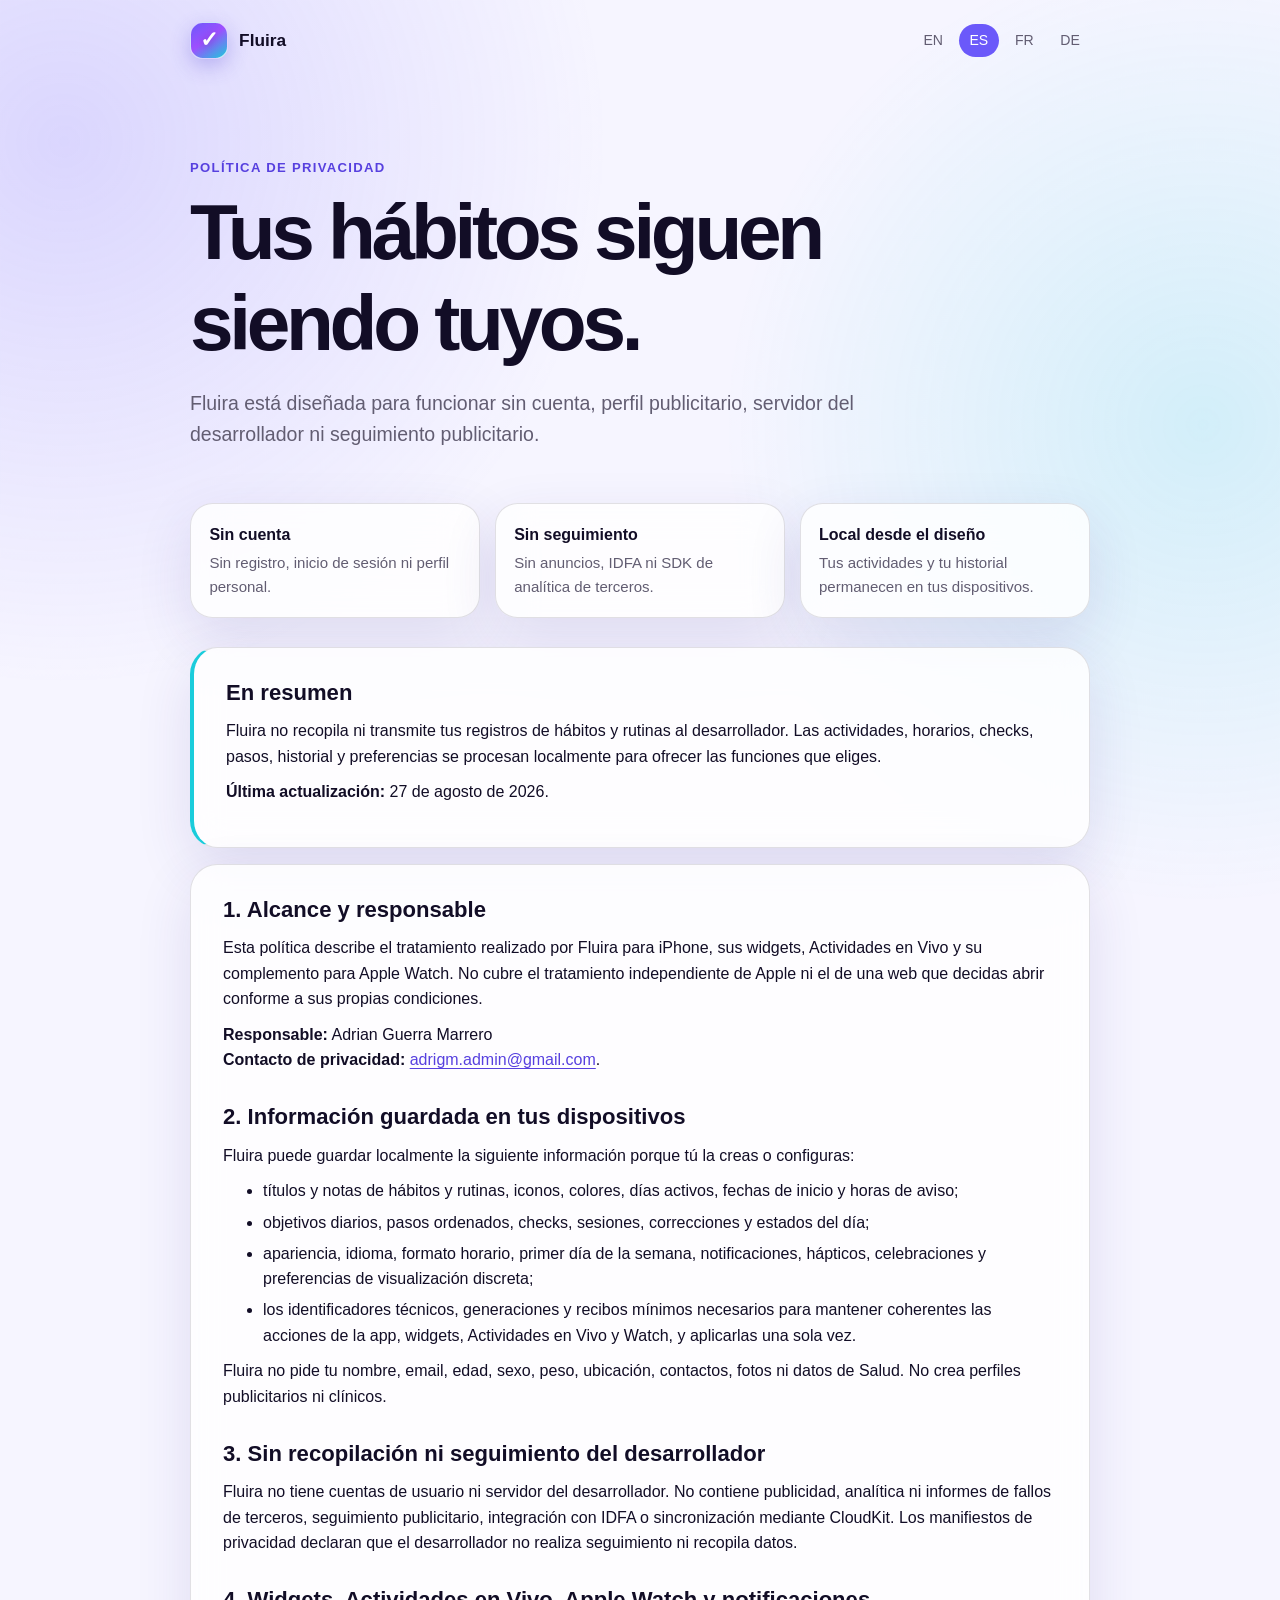
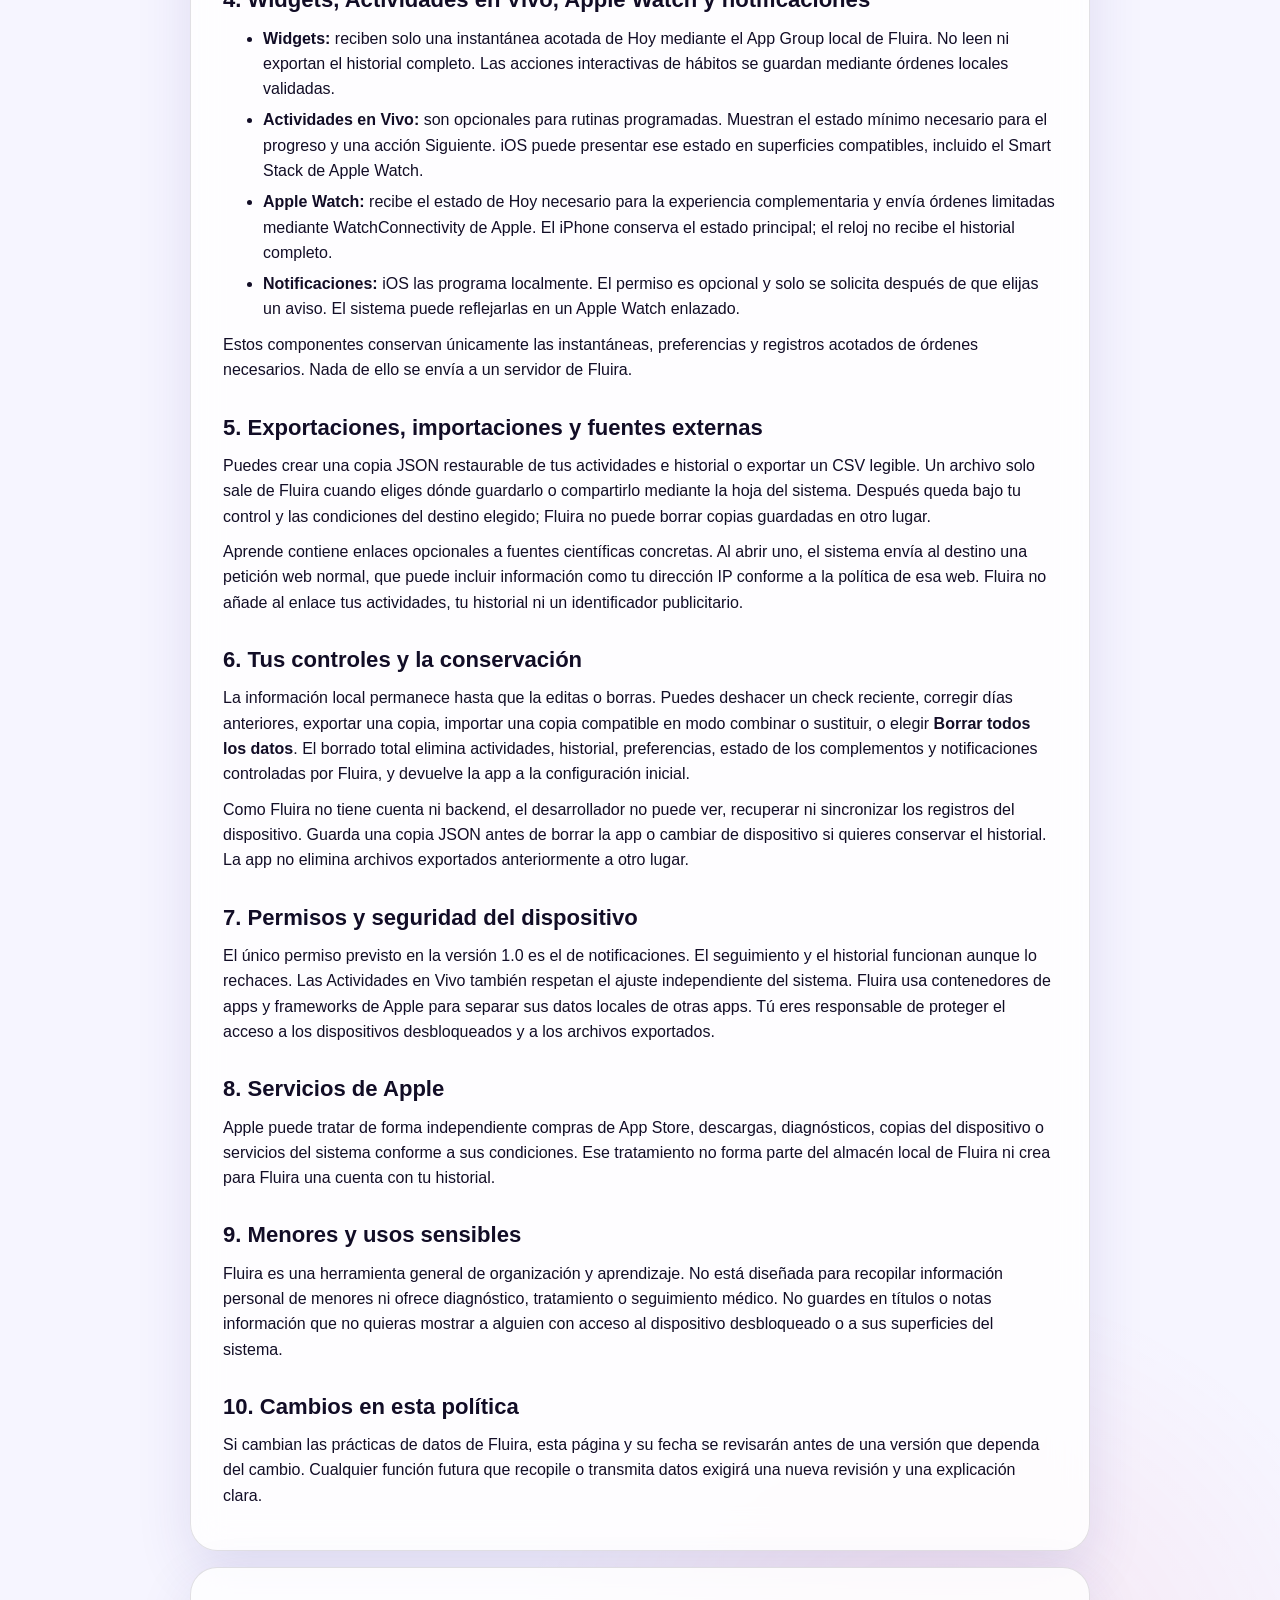
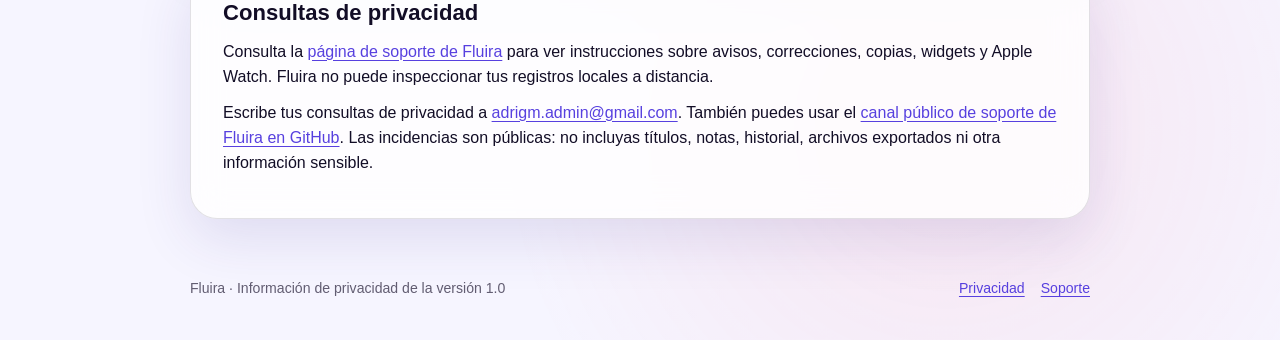
<file: es/privacy.html>
<!doctype html>
<html lang="es">
<head>
  <meta charset="utf-8">
  <meta name="viewport" content="width=device-width, initial-scale=1">
  <meta name="description" content="Política de privacidad de Fluira: sin cuenta, anuncios, analítica ni seguimiento publicitario; los datos de hábitos y rutinas permanecen en local.">
  <title>Política de privacidad — Fluira</title>
  <link rel="stylesheet" href="../assets/styles.css">
  <link rel="alternate" hreflang="en" href="../en/privacy.html"><link rel="alternate" hreflang="es" href="../es/privacy.html"><link rel="alternate" hreflang="fr" href="../fr/privacy.html"><link rel="alternate" hreflang="de" href="../de/privacy.html">
</head>
<body>
  <header class="site-header">
    <a class="brand" href="../index.html"><span class="brand-mark" aria-hidden="true"></span><span>Fluira</span></a>
    <nav class="language-nav" aria-label="Idioma"><a href="../en/privacy.html" lang="en">EN</a><a href="../es/privacy.html" lang="es" aria-current="page">ES</a><a href="../fr/privacy.html" lang="fr">FR</a><a href="../de/privacy.html" lang="de">DE</a></nav>
  </header>
  <main class="page">
    <section class="hero"><p class="eyebrow">Política de privacidad</p><h1>Tus hábitos siguen siendo tuyos.</h1><p class="lede">Fluira está diseñada para funcionar sin cuenta, perfil publicitario, servidor del desarrollador ni seguimiento publicitario.</p></section>
    <section class="summary-grid" aria-label="Resumen de privacidad">
      <div class="summary-card"><strong>Sin cuenta</strong><p>Sin registro, inicio de sesión ni perfil personal.</p></div>
      <div class="summary-card"><strong>Sin seguimiento</strong><p>Sin anuncios, IDFA ni SDK de analítica de terceros.</p></div>
      <div class="summary-card"><strong>Local desde el diseño</strong><p>Tus actividades y tu historial permanecen en tus dispositivos.</p></div>
    </section>
    <article class="content-card note"><h2>En resumen</h2><p>Fluira no recopila ni transmite tus registros de hábitos y rutinas al desarrollador. Las actividades, horarios, checks, pasos, historial y preferencias se procesan localmente para ofrecer las funciones que eliges.</p><p><strong>Última actualización:</strong> 27 de agosto de 2026.</p></article>
    <article class="content-card">
      <h2>1. Alcance y responsable</h2>
      <p>Esta política describe el tratamiento realizado por Fluira para iPhone, sus widgets, Actividades en Vivo y su complemento para Apple Watch. No cubre el tratamiento independiente de Apple ni el de una web que decidas abrir conforme a sus propias condiciones.</p>
      <p><strong>Responsable:</strong> Adrian Guerra Marrero<br><strong>Contacto de privacidad:</strong> <a href="mailto:adrigm.admin@gmail.com">adrigm.admin@gmail.com</a>.</p>

      <h2>2. Información guardada en tus dispositivos</h2>
      <p>Fluira puede guardar localmente la siguiente información porque tú la creas o configuras:</p>
      <ul>
        <li>títulos y notas de hábitos y rutinas, iconos, colores, días activos, fechas de inicio y horas de aviso;</li>
        <li>objetivos diarios, pasos ordenados, checks, sesiones, correcciones y estados del día;</li>
        <li>apariencia, idioma, formato horario, primer día de la semana, notificaciones, hápticos, celebraciones y preferencias de visualización discreta;</li>
        <li>los identificadores técnicos, generaciones y recibos mínimos necesarios para mantener coherentes las acciones de la app, widgets, Actividades en Vivo y Watch, y aplicarlas una sola vez.</li>
      </ul>
      <p>Fluira no pide tu nombre, email, edad, sexo, peso, ubicación, contactos, fotos ni datos de Salud. No crea perfiles publicitarios ni clínicos.</p>

      <h2>3. Sin recopilación ni seguimiento del desarrollador</h2>
      <p>Fluira no tiene cuentas de usuario ni servidor del desarrollador. No contiene publicidad, analítica ni informes de fallos de terceros, seguimiento publicitario, integración con IDFA o sincronización mediante CloudKit. Los manifiestos de privacidad declaran que el desarrollador no realiza seguimiento ni recopila datos.</p>

      <h2>4. Widgets, Actividades en Vivo, Apple Watch y notificaciones</h2>
      <ul>
        <li><strong>Widgets:</strong> reciben solo una instantánea acotada de Hoy mediante el App Group local de Fluira. No leen ni exportan el historial completo. Las acciones interactivas de hábitos se guardan mediante órdenes locales validadas.</li>
        <li><strong>Actividades en Vivo:</strong> son opcionales para rutinas programadas. Muestran el estado mínimo necesario para el progreso y una acción Siguiente. iOS puede presentar ese estado en superficies compatibles, incluido el Smart Stack de Apple Watch.</li>
        <li><strong>Apple Watch:</strong> recibe el estado de Hoy necesario para la experiencia complementaria y envía órdenes limitadas mediante WatchConnectivity de Apple. El iPhone conserva el estado principal; el reloj no recibe el historial completo.</li>
        <li><strong>Notificaciones:</strong> iOS las programa localmente. El permiso es opcional y solo se solicita después de que elijas un aviso. El sistema puede reflejarlas en un Apple Watch enlazado.</li>
      </ul>
      <p>Estos componentes conservan únicamente las instantáneas, preferencias y registros acotados de órdenes necesarios. Nada de ello se envía a un servidor de Fluira.</p>

      <h2>5. Exportaciones, importaciones y fuentes externas</h2>
      <p>Puedes crear una copia JSON restaurable de tus actividades e historial o exportar un CSV legible. Un archivo solo sale de Fluira cuando eliges dónde guardarlo o compartirlo mediante la hoja del sistema. Después queda bajo tu control y las condiciones del destino elegido; Fluira no puede borrar copias guardadas en otro lugar.</p>
      <p>Aprende contiene enlaces opcionales a fuentes científicas concretas. Al abrir uno, el sistema envía al destino una petición web normal, que puede incluir información como tu dirección IP conforme a la política de esa web. Fluira no añade al enlace tus actividades, tu historial ni un identificador publicitario.</p>

      <h2>6. Tus controles y la conservación</h2>
      <p>La información local permanece hasta que la editas o borras. Puedes deshacer un check reciente, corregir días anteriores, exportar una copia, importar una copia compatible en modo combinar o sustituir, o elegir <strong>Borrar todos los datos</strong>. El borrado total elimina actividades, historial, preferencias, estado de los complementos y notificaciones controladas por Fluira, y devuelve la app a la configuración inicial.</p>
      <p>Como Fluira no tiene cuenta ni backend, el desarrollador no puede ver, recuperar ni sincronizar los registros del dispositivo. Guarda una copia JSON antes de borrar la app o cambiar de dispositivo si quieres conservar el historial. La app no elimina archivos exportados anteriormente a otro lugar.</p>

      <h2>7. Permisos y seguridad del dispositivo</h2>
      <p>El único permiso previsto en la versión 1.0 es el de notificaciones. El seguimiento y el historial funcionan aunque lo rechaces. Las Actividades en Vivo también respetan el ajuste independiente del sistema. Fluira usa contenedores de apps y frameworks de Apple para separar sus datos locales de otras apps. Tú eres responsable de proteger el acceso a los dispositivos desbloqueados y a los archivos exportados.</p>

      <h2>8. Servicios de Apple</h2>
      <p>Apple puede tratar de forma independiente compras de App Store, descargas, diagnósticos, copias del dispositivo o servicios del sistema conforme a sus condiciones. Ese tratamiento no forma parte del almacén local de Fluira ni crea para Fluira una cuenta con tu historial.</p>

      <h2>9. Menores y usos sensibles</h2>
      <p>Fluira es una herramienta general de organización y aprendizaje. No está diseñada para recopilar información personal de menores ni ofrece diagnóstico, tratamiento o seguimiento médico. No guardes en títulos o notas información que no quieras mostrar a alguien con acceso al dispositivo desbloqueado o a sus superficies del sistema.</p>

      <h2>10. Cambios en esta política</h2>
      <p>Si cambian las prácticas de datos de Fluira, esta página y su fecha se revisarán antes de una versión que dependa del cambio. Cualquier función futura que recopile o transmita datos exigirá una nueva revisión y una explicación clara.</p>
    </article>
    <article class="content-card"><h2>Consultas de privacidad</h2><p>Consulta la <a href="support.html">página de soporte de Fluira</a> para ver instrucciones sobre avisos, correcciones, copias, widgets y Apple Watch. Fluira no puede inspeccionar tus registros locales a distancia.</p><p>Escribe tus consultas de privacidad a <a href="mailto:adrigm.admin@gmail.com">adrigm.admin@gmail.com</a>. También puedes usar el <a href="https://github.com/AGMStudio/fluira-support/issues/new" rel="external">canal público de soporte de Fluira en GitHub</a>. Las incidencias son públicas: no incluyas títulos, notas, historial, archivos exportados ni otra información sensible.</p></article>
  </main>
  <footer class="site-footer"><p>Fluira · Información de privacidad de la versión 1.0</p><nav class="footer-links" aria-label="Pie"><a href="privacy.html" aria-current="page">Privacidad</a><a href="support.html">Soporte</a></nav></footer>
</body>
</html>
</file>
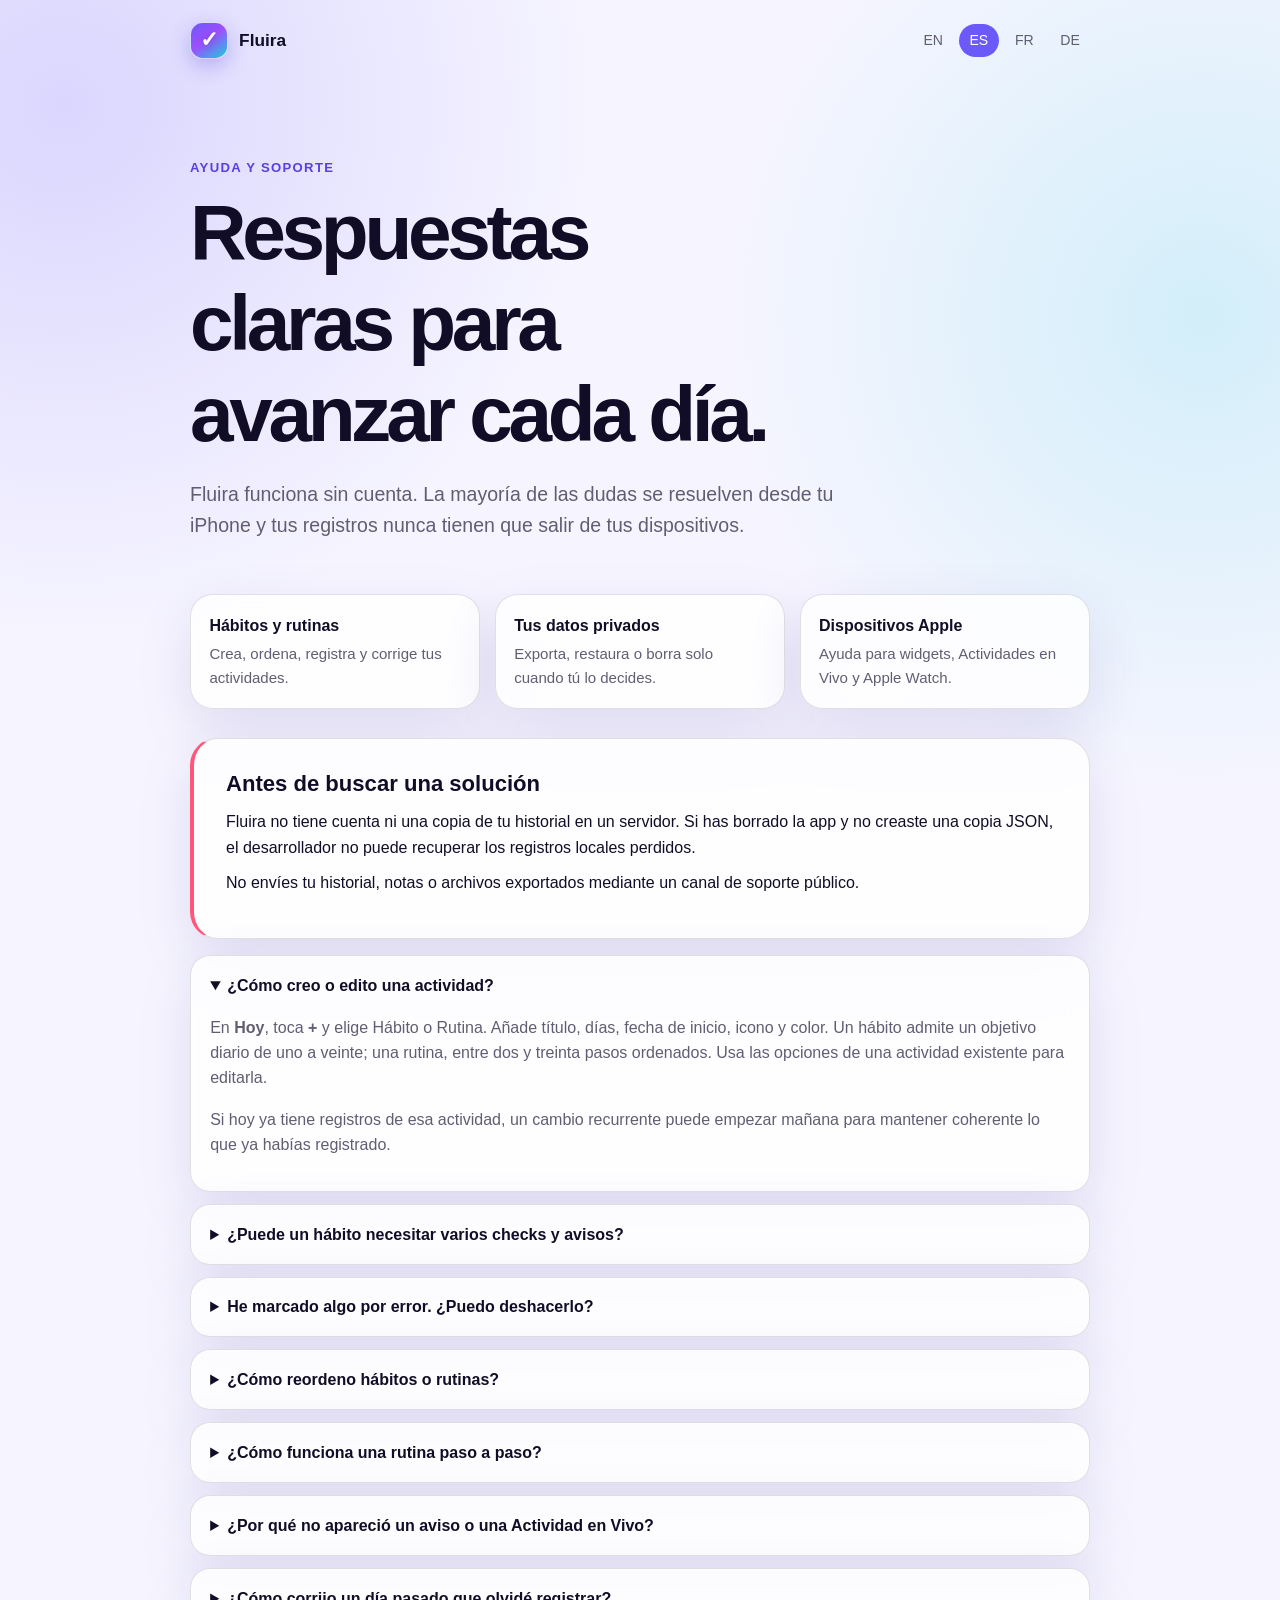
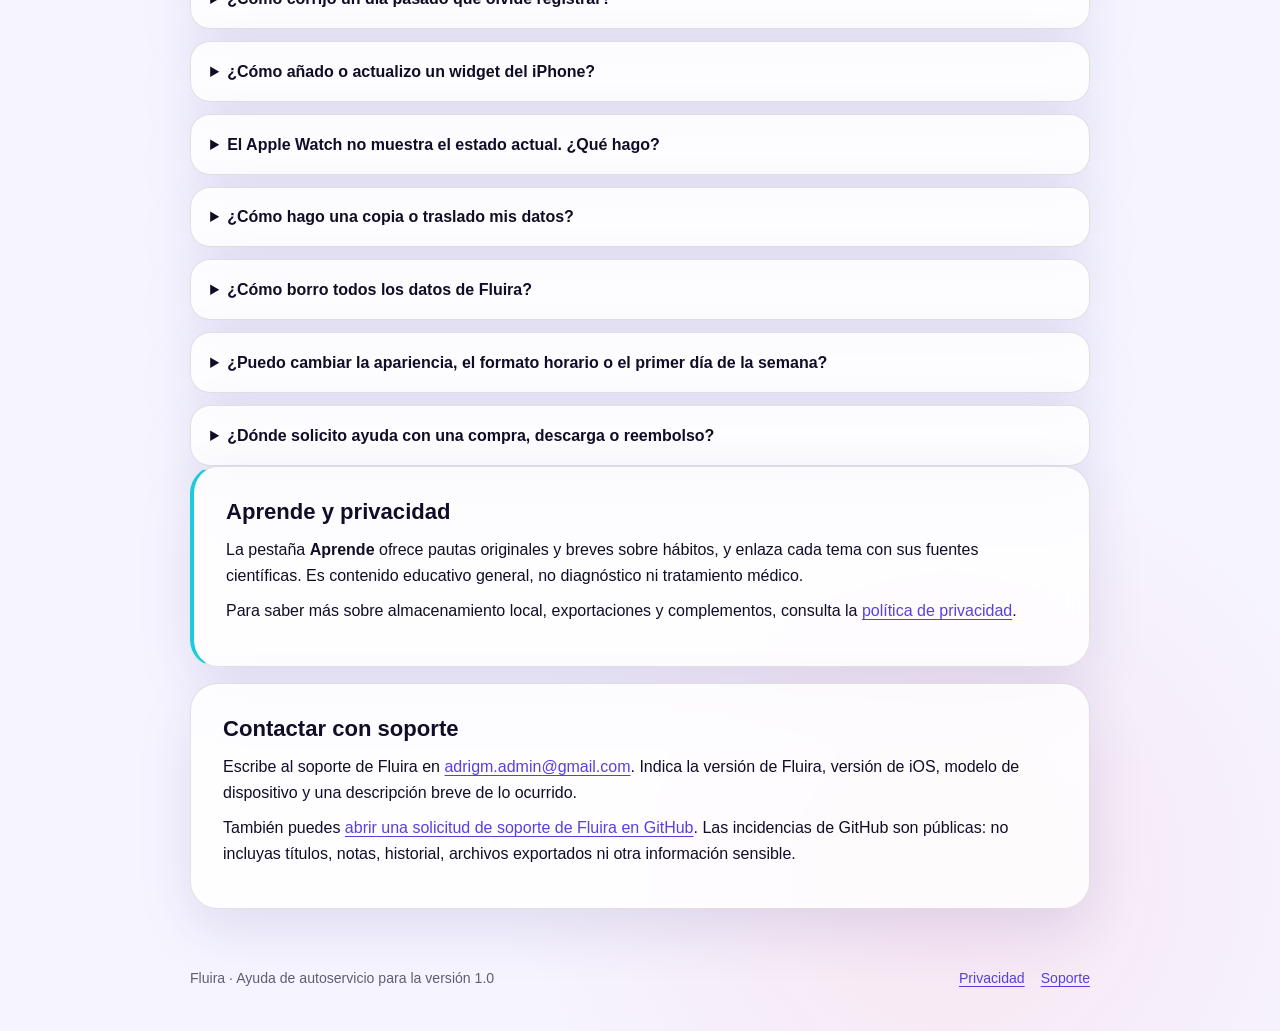
<file: es/support.html>
<!doctype html>
<html lang="es">
<head>
  <meta charset="utf-8">
  <meta name="viewport" content="width=device-width, initial-scale=1">
  <meta name="description" content="Ayuda de Fluira para hábitos, rutinas, avisos, historial, widgets, Apple Watch, copias y privacidad.">
  <title>Ayuda y soporte — Fluira</title>
  <link rel="stylesheet" href="../assets/styles.css">
  <link rel="alternate" hreflang="en" href="../en/support.html"><link rel="alternate" hreflang="es" href="../es/support.html"><link rel="alternate" hreflang="fr" href="../fr/support.html"><link rel="alternate" hreflang="de" href="../de/support.html">
</head>
<body>
  <header class="site-header">
    <a class="brand" href="../index.html"><span class="brand-mark" aria-hidden="true"></span><span>Fluira</span></a>
    <nav class="language-nav" aria-label="Idioma"><a href="../en/support.html" lang="en">EN</a><a href="../es/support.html" lang="es" aria-current="page">ES</a><a href="../fr/support.html" lang="fr">FR</a><a href="../de/support.html" lang="de">DE</a></nav>
  </header>
  <main class="page">
    <section class="hero"><p class="eyebrow">Ayuda y soporte</p><h1>Respuestas claras para avanzar cada día.</h1><p class="lede">Fluira funciona sin cuenta. La mayoría de las dudas se resuelven desde tu iPhone y tus registros nunca tienen que salir de tus dispositivos.</p></section>
    <section class="summary-grid" aria-label="Resumen de soporte">
      <div class="summary-card"><strong>Hábitos y rutinas</strong><p>Crea, ordena, registra y corrige tus actividades.</p></div>
      <div class="summary-card"><strong>Tus datos privados</strong><p>Exporta, restaura o borra solo cuando tú lo decides.</p></div>
      <div class="summary-card"><strong>Dispositivos Apple</strong><p>Ayuda para widgets, Actividades en Vivo y Apple Watch.</p></div>
    </section>
    <article class="content-card warning"><h2>Antes de buscar una solución</h2><p>Fluira no tiene cuenta ni una copia de tu historial en un servidor. Si has borrado la app y no creaste una copia JSON, el desarrollador no puede recuperar los registros locales perdidos.</p><p>No envíes tu historial, notas o archivos exportados mediante un canal de soporte público.</p></article>
    <section class="faq" aria-label="Preguntas frecuentes">
      <details open><summary>¿Cómo creo o edito una actividad?</summary><div><p>En <strong>Hoy</strong>, toca <strong>+</strong> y elige Hábito o Rutina. Añade título, días, fecha de inicio, icono y color. Un hábito admite un objetivo diario de uno a veinte; una rutina, entre dos y treinta pasos ordenados. Usa las opciones de una actividad existente para editarla.</p><p>Si hoy ya tiene registros de esa actividad, un cambio recurrente puede empezar mañana para mantener coherente lo que ya habías registrado.</p></div></details>
      <details><summary>¿Puede un hábito necesitar varios checks y avisos?</summary><div><p>Sí. Fija el objetivo diario que necesites. Puedes añadir opcionalmente hasta una hora de aviso por cada check diario: un hábito de tres veces al día puede avisarte por la mañana, al mediodía y por la noche. Los avisos son opcionales y se programan en local.</p></div></details>
      <details><summary>He marcado algo por error. ¿Puedo deshacerlo?</summary><div><p>Sí. Usa la acción temporal <strong>Deshacer</strong> tras el check. También puedes mantener pulsado el hábito para realizar una corrección deliberada. Para una fecha anterior, abre <strong>Historial</strong> y usa la acción de corregir ese día.</p></div></details>
      <details><summary>¿Cómo reordeno hábitos o rutinas?</summary><div><p>Arrastra el pequeño tirador de la parte superior de una tarjeta dentro de su sección. Los hábitos y las rutinas permanecen separados, y completar algo no cambia el orden de la lista. La pulsación larga abre las acciones de corrección.</p></div></details>
      <details><summary>¿Cómo funciona una rutina paso a paso?</summary><div><p>Abre la rutina desde Hoy o desde su aviso. Toca cualquier paso para corregirlo o usa <strong>Siguiente</strong> para completar el primer paso pendiente. El progreso sigue disponible si sales y vuelves.</p><p>Una rutina con hora puede activar una Actividad en Vivo. En sistemas compatibles muestra el paso actual y una acción Siguiente sencilla en superficies del sistema. Las ediciones avanzadas se realizan dentro de Fluira.</p></div></details>
      <details><summary>¿Por qué no apareció un aviso o una Actividad en Vivo?</summary><div><p>Comprueba en Fluira que las notificaciones y Actividades en Vivo estén activadas cuando corresponda y que la actividad tenga hora. Revisa después sus ajustes independientes en Ajustes de iOS. Los modos de concentración y los ajustes del sistema pueden silenciar o retrasar avisos. Fluira programa en local y no usa un servidor push.</p></div></details>
      <details><summary>¿Cómo corrijo un día pasado que olvidé registrar?</summary><div><p>Abre <strong>Historial</strong>, elige semana, mes, trimestre o año, selecciona la fecha y usa la acción de corrección. Puedes actualizar checks olvidados o el progreso de rutinas sin cambiar el plan recurrente de hoy.</p></div></details>
      <details><summary>¿Cómo añado o actualizo un widget del iPhone?</summary><div><p>Completa primero la configuración inicial de Fluira. Después edita la pantalla de inicio o de bloqueo, elige añadir un widget y busca Fluira. Los widgets muestran información acotada de Hoy y los formatos compatibles ofrecen una acción rápida de hábito validada.</p><p>Si parece desactualizado, abre Fluira una vez. iOS decide en última instancia cuándo actualiza los widgets. El modo discreto reduce los detalles visibles en las superficies del sistema.</p></div></details>
      <details><summary>El Apple Watch no muestra el estado actual. ¿Qué hago?</summary><div><p>Comprueba desde la app Watch del iPhone que Fluira está instalada y que el reloj está enlazado y disponible. Abre Fluira en el iPhone y después en el reloj. El iPhone conserva el estado principal; las acciones compatibles del reloj se sincronizan cuando ambos dispositivos pueden comunicarse.</p></div></details>
      <details><summary>¿Cómo hago una copia o traslado mis datos?</summary><div><p>En <strong>Ajustes → Tus datos</strong>, exporta una copia JSON y guárdala en un lugar que controles. En el iPhone de destino, importa la copia, revisa la vista previa y elige entre combinar o sustituir los datos locales. El CSV es una tabla legible para análisis; no es una copia completa restaurable.</p></div></details>
      <details><summary>¿Cómo borro todos los datos de Fluira?</summary><div><p>En <strong>Ajustes → Tus datos</strong>, elige <strong>Borrar todos los datos</strong> y confirma. Se eliminan actividades, historial, preferencias, estado local de los complementos y notificaciones controladas por Fluira, y vuelve la configuración inicial. Los archivos exportados a otro lugar no se borran.</p></div></details>
      <details><summary>¿Puedo cambiar la apariencia, el formato horario o el primer día de la semana?</summary><div><p>Sí. En <strong>Ajustes</strong>, elige apariencia automática, clara u oscura; formato de 12 o 24 horas; y lunes, sábado o domingo como primer día de la semana. Las opciones se aplican en toda Fluira y en las vistas complementarias correspondientes.</p></div></details>
      <details><summary>¿Dónde solicito ayuda con una compra, descarga o reembolso?</summary><div><p>Apple gestiona las compras y reembolsos de App Store. Usa <a href="https://reportaproblem.apple.com/" rel="external">Señalar un problema</a> o el soporte de Apple para incidencias de transacciones y descargas. Fluira no contiene suscripciones ni compras adicionales dentro de la app.</p></div></details>
    </section>
    <article class="content-card note"><h2>Aprende y privacidad</h2><p>La pestaña <strong>Aprende</strong> ofrece pautas originales y breves sobre hábitos, y enlaza cada tema con sus fuentes científicas. Es contenido educativo general, no diagnóstico ni tratamiento médico.</p><p>Para saber más sobre almacenamiento local, exportaciones y complementos, consulta la <a href="privacy.html">política de privacidad</a>.</p></article>
    <article class="content-card"><h2>Contactar con soporte</h2><p>Escribe al soporte de Fluira en <a href="mailto:adrigm.admin@gmail.com">adrigm.admin@gmail.com</a>. Indica la versión de Fluira, versión de iOS, modelo de dispositivo y una descripción breve de lo ocurrido.</p><p>También puedes <a href="https://github.com/AGMStudio/fluira-support/issues/new" rel="external">abrir una solicitud de soporte de Fluira en GitHub</a>. Las incidencias de GitHub son públicas: no incluyas títulos, notas, historial, archivos exportados ni otra información sensible.</p></article>
  </main>
  <footer class="site-footer"><p>Fluira · Ayuda de autoservicio para la versión 1.0</p><nav class="footer-links" aria-label="Pie"><a href="privacy.html">Privacidad</a><a href="support.html" aria-current="page">Soporte</a></nav></footer>
</body>
</html>
</file>
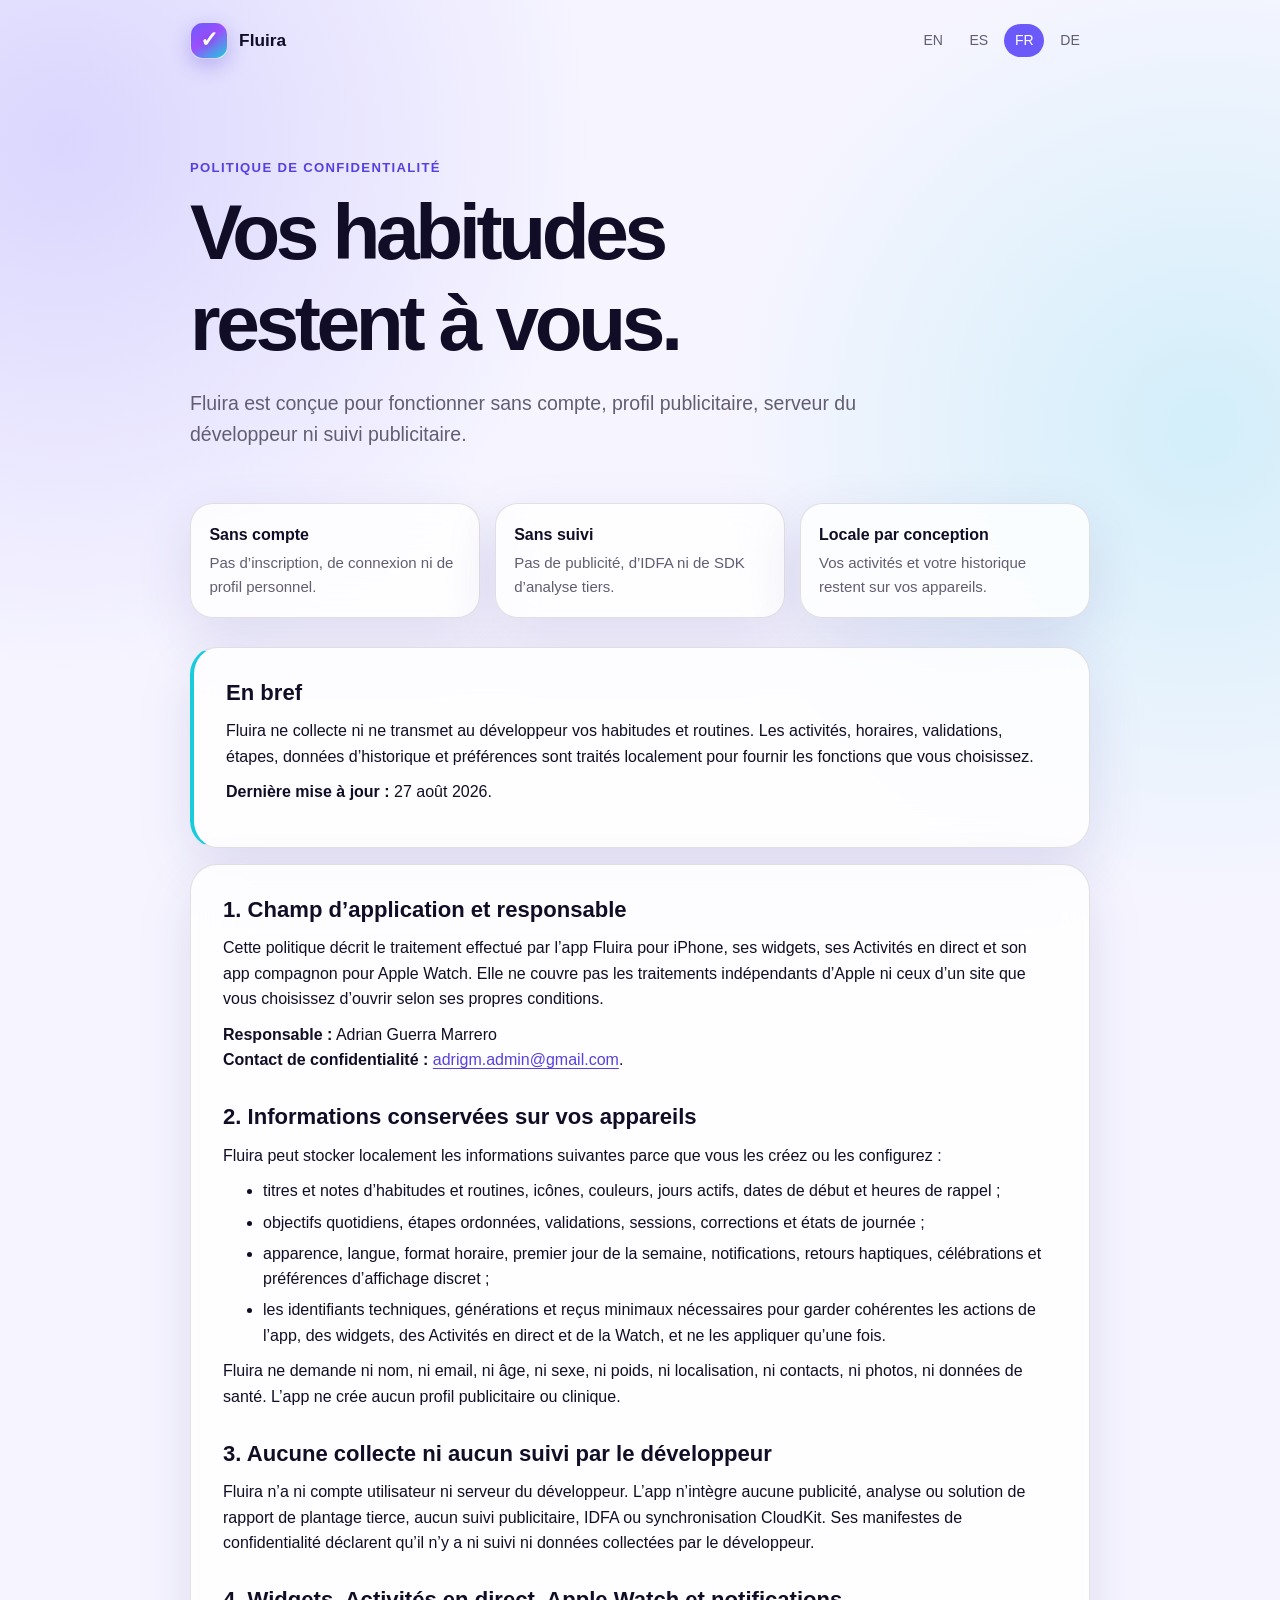
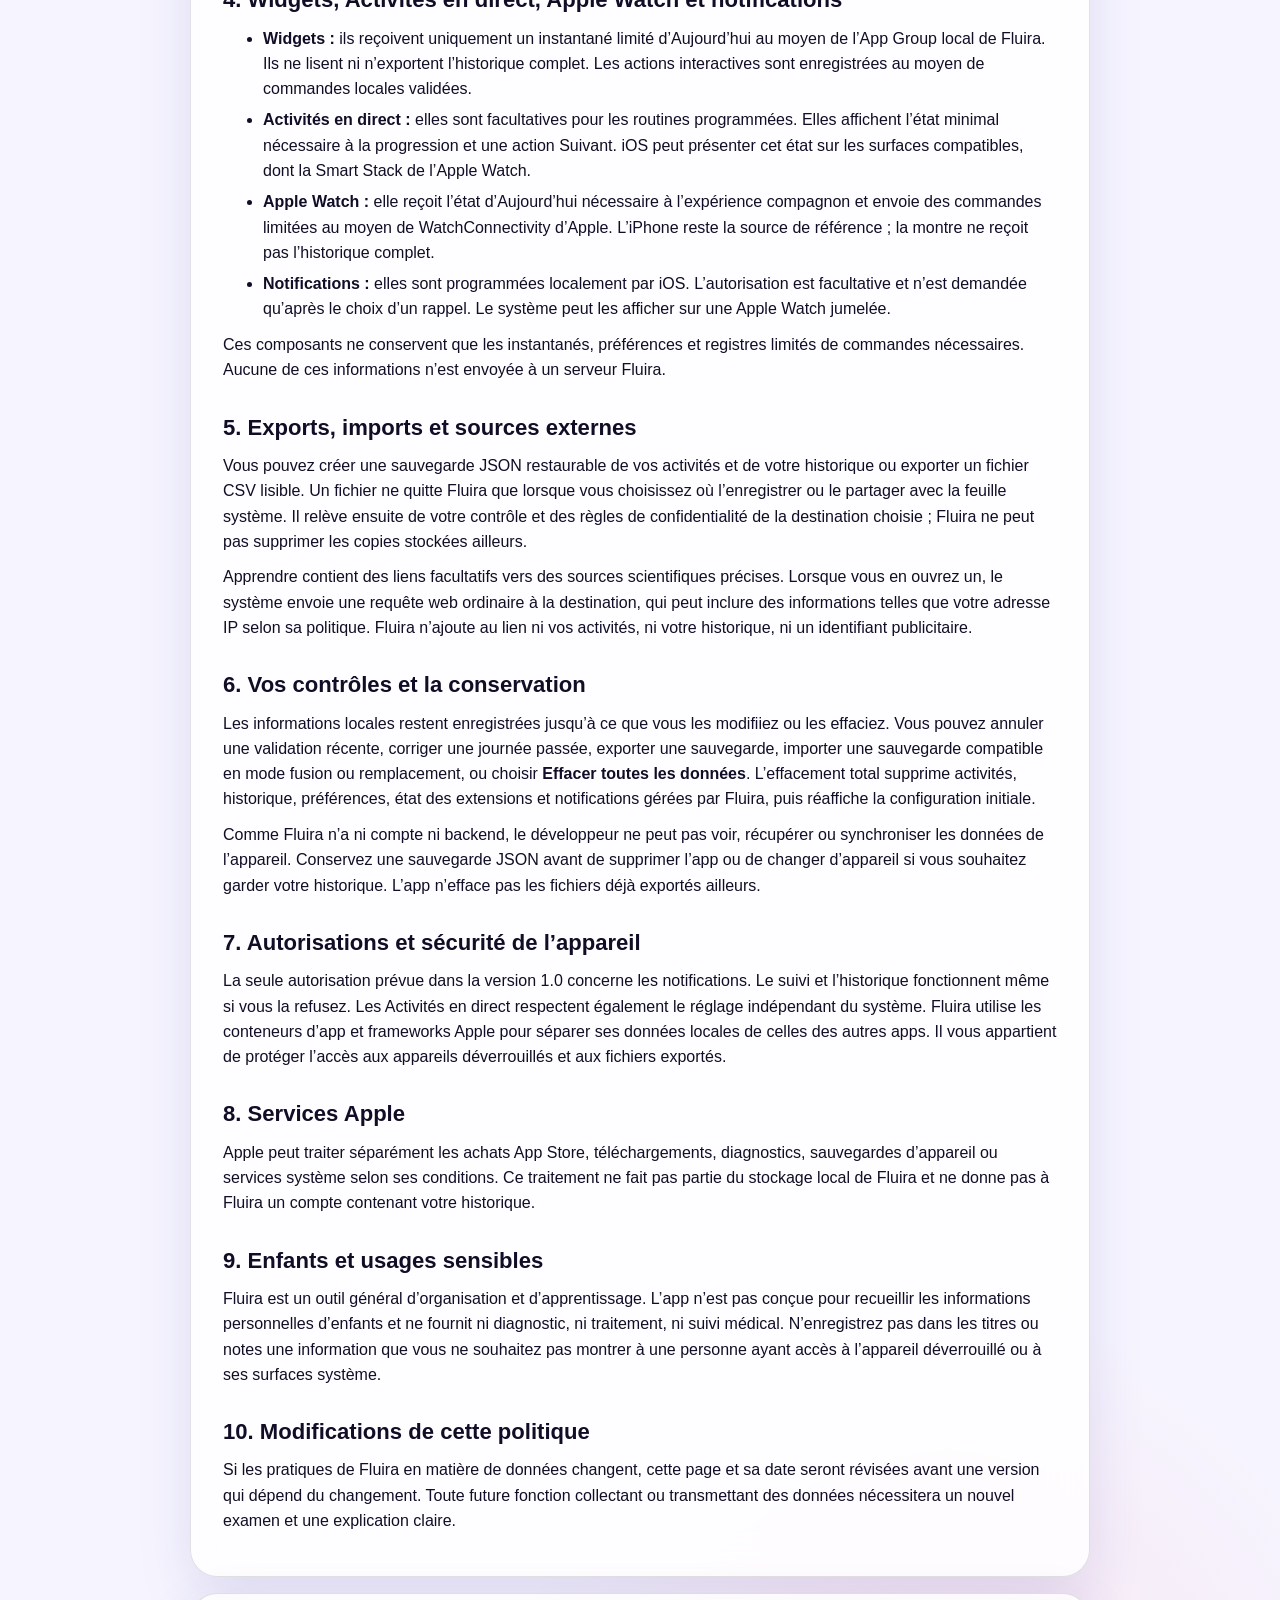
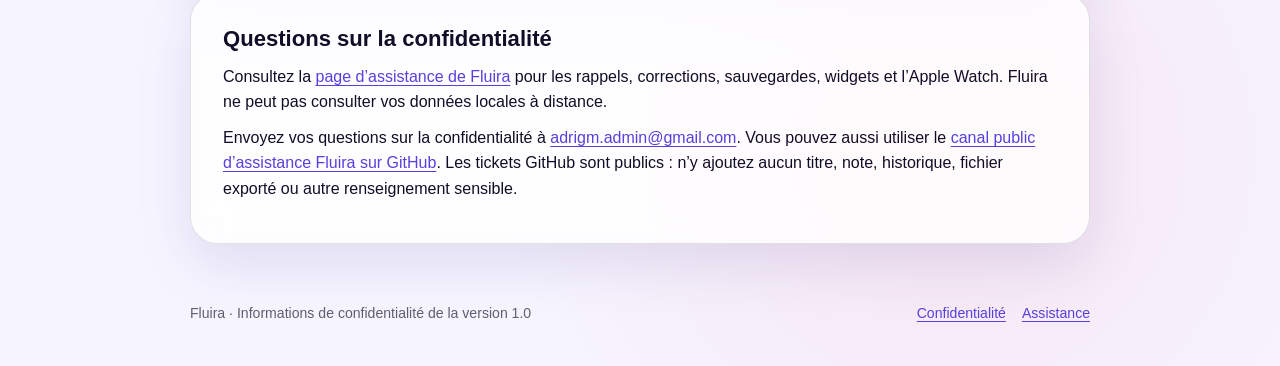
<file: fr/privacy.html>
<!doctype html>
<html lang="fr">
<head>
  <meta charset="utf-8">
  <meta name="viewport" content="width=device-width, initial-scale=1">
  <meta name="description" content="Politique de confidentialité de Fluira : aucun compte, publicité, analyse ni suivi publicitaire ; les habitudes et routines restent locales.">
  <title>Politique de confidentialité — Fluira</title>
  <link rel="stylesheet" href="../assets/styles.css">
  <link rel="alternate" hreflang="en" href="../en/privacy.html"><link rel="alternate" hreflang="es" href="../es/privacy.html"><link rel="alternate" hreflang="fr" href="../fr/privacy.html"><link rel="alternate" hreflang="de" href="../de/privacy.html">
</head>
<body>
  <header class="site-header">
    <a class="brand" href="../index.html"><span class="brand-mark" aria-hidden="true"></span><span>Fluira</span></a>
    <nav class="language-nav" aria-label="Langue"><a href="../en/privacy.html" lang="en">EN</a><a href="../es/privacy.html" lang="es">ES</a><a href="../fr/privacy.html" lang="fr" aria-current="page">FR</a><a href="../de/privacy.html" lang="de">DE</a></nav>
  </header>
  <main class="page">
    <section class="hero"><p class="eyebrow">Politique de confidentialité</p><h1>Vos habitudes restent à vous.</h1><p class="lede">Fluira est conçue pour fonctionner sans compte, profil publicitaire, serveur du développeur ni suivi publicitaire.</p></section>
    <section class="summary-grid" aria-label="Résumé de confidentialité">
      <div class="summary-card"><strong>Sans compte</strong><p>Pas d’inscription, de connexion ni de profil personnel.</p></div>
      <div class="summary-card"><strong>Sans suivi</strong><p>Pas de publicité, d’IDFA ni de SDK d’analyse tiers.</p></div>
      <div class="summary-card"><strong>Locale par conception</strong><p>Vos activités et votre historique restent sur vos appareils.</p></div>
    </section>
    <article class="content-card note"><h2>En bref</h2><p>Fluira ne collecte ni ne transmet au développeur vos habitudes et routines. Les activités, horaires, validations, étapes, données d’historique et préférences sont traités localement pour fournir les fonctions que vous choisissez.</p><p><strong>Dernière mise à jour :</strong> 27 août 2026.</p></article>
    <article class="content-card">
      <h2>1. Champ d’application et responsable</h2>
      <p>Cette politique décrit le traitement effectué par l’app Fluira pour iPhone, ses widgets, ses Activités en direct et son app compagnon pour Apple Watch. Elle ne couvre pas les traitements indépendants d’Apple ni ceux d’un site que vous choisissez d’ouvrir selon ses propres conditions.</p>
      <p><strong>Responsable :</strong> Adrian Guerra Marrero<br><strong>Contact de confidentialité :</strong> <a href="mailto:adrigm.admin@gmail.com">adrigm.admin@gmail.com</a>.</p>

      <h2>2. Informations conservées sur vos appareils</h2>
      <p>Fluira peut stocker localement les informations suivantes parce que vous les créez ou les configurez :</p>
      <ul>
        <li>titres et notes d’habitudes et routines, icônes, couleurs, jours actifs, dates de début et heures de rappel ;</li>
        <li>objectifs quotidiens, étapes ordonnées, validations, sessions, corrections et états de journée ;</li>
        <li>apparence, langue, format horaire, premier jour de la semaine, notifications, retours haptiques, célébrations et préférences d’affichage discret ;</li>
        <li>les identifiants techniques, générations et reçus minimaux nécessaires pour garder cohérentes les actions de l’app, des widgets, des Activités en direct et de la Watch, et ne les appliquer qu’une fois.</li>
      </ul>
      <p>Fluira ne demande ni nom, ni email, ni âge, ni sexe, ni poids, ni localisation, ni contacts, ni photos, ni données de santé. L’app ne crée aucun profil publicitaire ou clinique.</p>

      <h2>3. Aucune collecte ni aucun suivi par le développeur</h2>
      <p>Fluira n’a ni compte utilisateur ni serveur du développeur. L’app n’intègre aucune publicité, analyse ou solution de rapport de plantage tierce, aucun suivi publicitaire, IDFA ou synchronisation CloudKit. Ses manifestes de confidentialité déclarent qu’il n’y a ni suivi ni données collectées par le développeur.</p>

      <h2>4. Widgets, Activités en direct, Apple Watch et notifications</h2>
      <ul>
        <li><strong>Widgets :</strong> ils reçoivent uniquement un instantané limité d’Aujourd’hui au moyen de l’App Group local de Fluira. Ils ne lisent ni n’exportent l’historique complet. Les actions interactives sont enregistrées au moyen de commandes locales validées.</li>
        <li><strong>Activités en direct :</strong> elles sont facultatives pour les routines programmées. Elles affichent l’état minimal nécessaire à la progression et une action Suivant. iOS peut présenter cet état sur les surfaces compatibles, dont la Smart Stack de l’Apple Watch.</li>
        <li><strong>Apple Watch :</strong> elle reçoit l’état d’Aujourd’hui nécessaire à l’expérience compagnon et envoie des commandes limitées au moyen de WatchConnectivity d’Apple. L’iPhone reste la source de référence ; la montre ne reçoit pas l’historique complet.</li>
        <li><strong>Notifications :</strong> elles sont programmées localement par iOS. L’autorisation est facultative et n’est demandée qu’après le choix d’un rappel. Le système peut les afficher sur une Apple Watch jumelée.</li>
      </ul>
      <p>Ces composants ne conservent que les instantanés, préférences et registres limités de commandes nécessaires. Aucune de ces informations n’est envoyée à un serveur Fluira.</p>

      <h2>5. Exports, imports et sources externes</h2>
      <p>Vous pouvez créer une sauvegarde JSON restaurable de vos activités et de votre historique ou exporter un fichier CSV lisible. Un fichier ne quitte Fluira que lorsque vous choisissez où l’enregistrer ou le partager avec la feuille système. Il relève ensuite de votre contrôle et des règles de confidentialité de la destination choisie ; Fluira ne peut pas supprimer les copies stockées ailleurs.</p>
      <p>Apprendre contient des liens facultatifs vers des sources scientifiques précises. Lorsque vous en ouvrez un, le système envoie une requête web ordinaire à la destination, qui peut inclure des informations telles que votre adresse IP selon sa politique. Fluira n’ajoute au lien ni vos activités, ni votre historique, ni un identifiant publicitaire.</p>

      <h2>6. Vos contrôles et la conservation</h2>
      <p>Les informations locales restent enregistrées jusqu’à ce que vous les modifiiez ou les effaciez. Vous pouvez annuler une validation récente, corriger une journée passée, exporter une sauvegarde, importer une sauvegarde compatible en mode fusion ou remplacement, ou choisir <strong>Effacer toutes les données</strong>. L’effacement total supprime activités, historique, préférences, état des extensions et notifications gérées par Fluira, puis réaffiche la configuration initiale.</p>
      <p>Comme Fluira n’a ni compte ni backend, le développeur ne peut pas voir, récupérer ou synchroniser les données de l’appareil. Conservez une sauvegarde JSON avant de supprimer l’app ou de changer d’appareil si vous souhaitez garder votre historique. L’app n’efface pas les fichiers déjà exportés ailleurs.</p>

      <h2>7. Autorisations et sécurité de l’appareil</h2>
      <p>La seule autorisation prévue dans la version 1.0 concerne les notifications. Le suivi et l’historique fonctionnent même si vous la refusez. Les Activités en direct respectent également le réglage indépendant du système. Fluira utilise les conteneurs d’app et frameworks Apple pour séparer ses données locales de celles des autres apps. Il vous appartient de protéger l’accès aux appareils déverrouillés et aux fichiers exportés.</p>

      <h2>8. Services Apple</h2>
      <p>Apple peut traiter séparément les achats App Store, téléchargements, diagnostics, sauvegardes d’appareil ou services système selon ses conditions. Ce traitement ne fait pas partie du stockage local de Fluira et ne donne pas à Fluira un compte contenant votre historique.</p>

      <h2>9. Enfants et usages sensibles</h2>
      <p>Fluira est un outil général d’organisation et d’apprentissage. L’app n’est pas conçue pour recueillir les informations personnelles d’enfants et ne fournit ni diagnostic, ni traitement, ni suivi médical. N’enregistrez pas dans les titres ou notes une information que vous ne souhaitez pas montrer à une personne ayant accès à l’appareil déverrouillé ou à ses surfaces système.</p>

      <h2>10. Modifications de cette politique</h2>
      <p>Si les pratiques de Fluira en matière de données changent, cette page et sa date seront révisées avant une version qui dépend du changement. Toute future fonction collectant ou transmettant des données nécessitera un nouvel examen et une explication claire.</p>
    </article>
    <article class="content-card"><h2>Questions sur la confidentialité</h2><p>Consultez la <a href="support.html">page d’assistance de Fluira</a> pour les rappels, corrections, sauvegardes, widgets et l’Apple Watch. Fluira ne peut pas consulter vos données locales à distance.</p><p>Envoyez vos questions sur la confidentialité à <a href="mailto:adrigm.admin@gmail.com">adrigm.admin@gmail.com</a>. Vous pouvez aussi utiliser le <a href="https://github.com/AGMStudio/fluira-support/issues/new" rel="external">canal public d’assistance Fluira sur GitHub</a>. Les tickets GitHub sont publics : n’y ajoutez aucun titre, note, historique, fichier exporté ou autre renseignement sensible.</p></article>
  </main>
  <footer class="site-footer"><p>Fluira · Informations de confidentialité de la version 1.0</p><nav class="footer-links" aria-label="Pied de page"><a href="privacy.html" aria-current="page">Confidentialité</a><a href="support.html">Assistance</a></nav></footer>
</body>
</html>
</file>
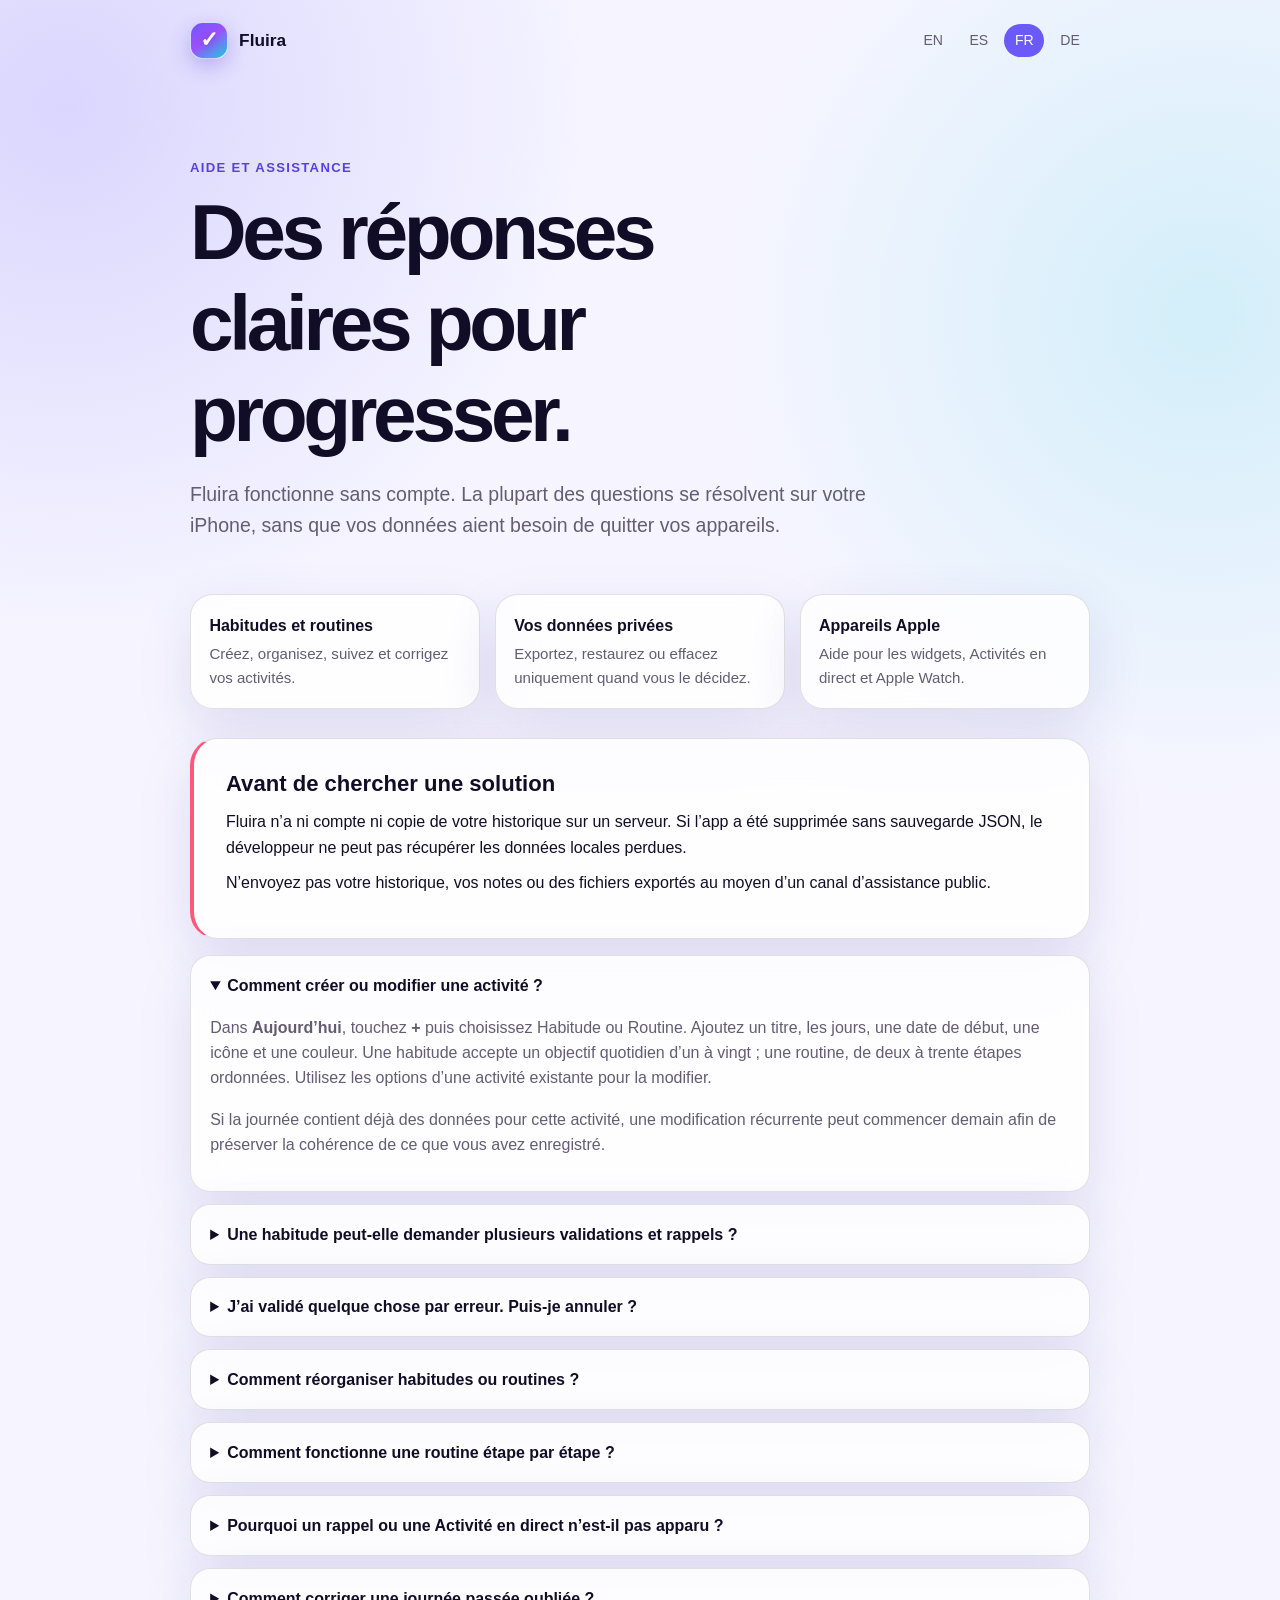
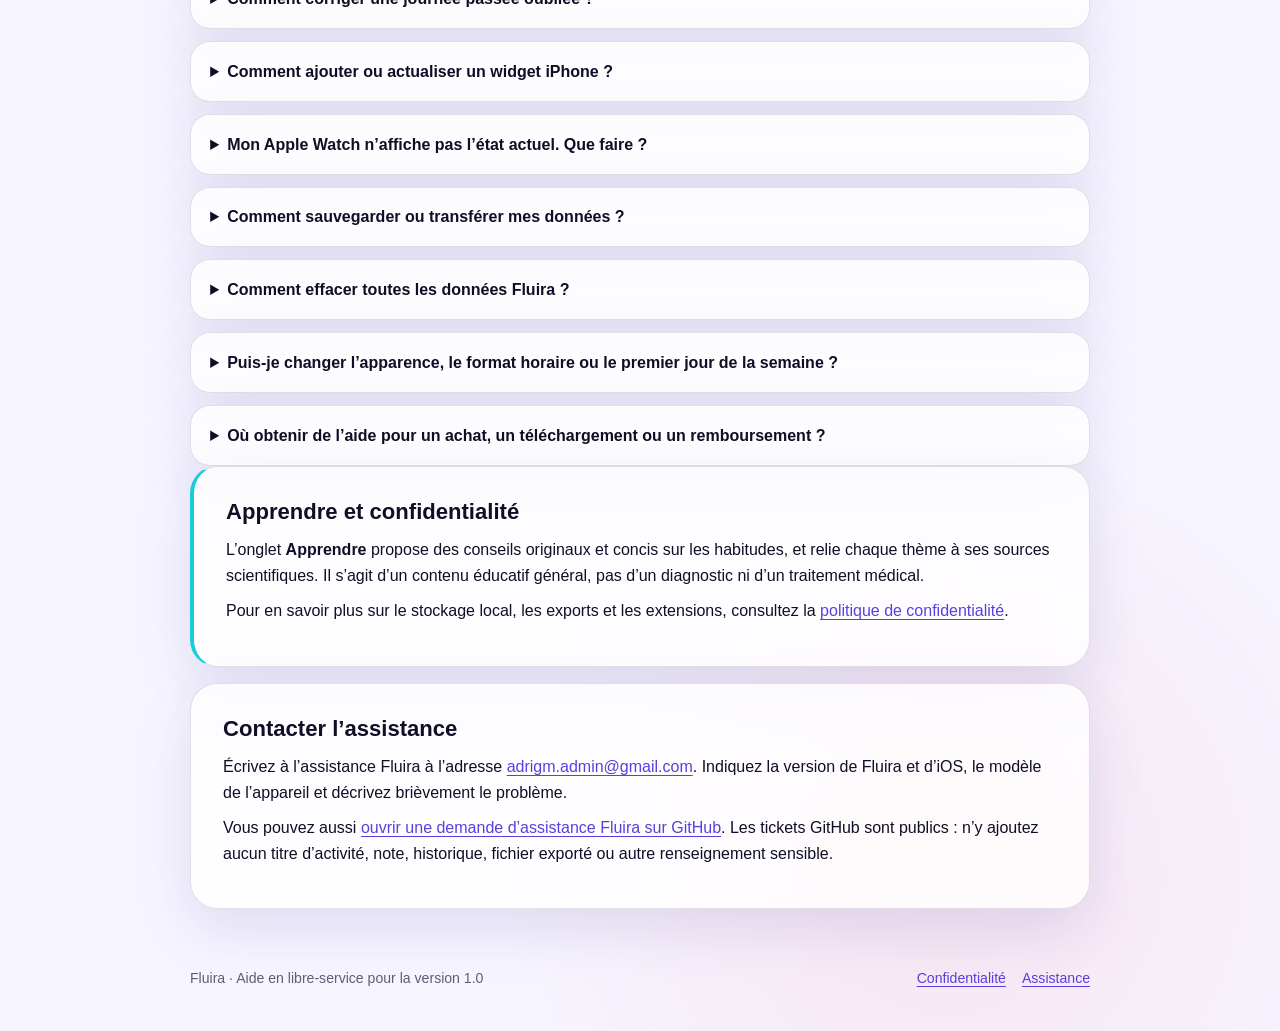
<file: fr/support.html>
<!doctype html>
<html lang="fr">
<head>
  <meta charset="utf-8">
  <meta name="viewport" content="width=device-width, initial-scale=1">
  <meta name="description" content="Aide Fluira pour habitudes, routines, rappels, historique, widgets, Apple Watch, sauvegardes et confidentialité.">
  <title>Aide et assistance — Fluira</title>
  <link rel="stylesheet" href="../assets/styles.css">
  <link rel="alternate" hreflang="en" href="../en/support.html"><link rel="alternate" hreflang="es" href="../es/support.html"><link rel="alternate" hreflang="fr" href="../fr/support.html"><link rel="alternate" hreflang="de" href="../de/support.html">
</head>
<body>
  <header class="site-header">
    <a class="brand" href="../index.html"><span class="brand-mark" aria-hidden="true"></span><span>Fluira</span></a>
    <nav class="language-nav" aria-label="Langue"><a href="../en/support.html" lang="en">EN</a><a href="../es/support.html" lang="es">ES</a><a href="../fr/support.html" lang="fr" aria-current="page">FR</a><a href="../de/support.html" lang="de">DE</a></nav>
  </header>
  <main class="page">
    <section class="hero"><p class="eyebrow">Aide et assistance</p><h1>Des réponses claires pour progresser.</h1><p class="lede">Fluira fonctionne sans compte. La plupart des questions se résolvent sur votre iPhone, sans que vos données aient besoin de quitter vos appareils.</p></section>
    <section class="summary-grid" aria-label="Résumé de l’assistance">
      <div class="summary-card"><strong>Habitudes et routines</strong><p>Créez, organisez, suivez et corrigez vos activités.</p></div>
      <div class="summary-card"><strong>Vos données privées</strong><p>Exportez, restaurez ou effacez uniquement quand vous le décidez.</p></div>
      <div class="summary-card"><strong>Appareils Apple</strong><p>Aide pour les widgets, Activités en direct et Apple Watch.</p></div>
    </section>
    <article class="content-card warning"><h2>Avant de chercher une solution</h2><p>Fluira n’a ni compte ni copie de votre historique sur un serveur. Si l’app a été supprimée sans sauvegarde JSON, le développeur ne peut pas récupérer les données locales perdues.</p><p>N’envoyez pas votre historique, vos notes ou des fichiers exportés au moyen d’un canal d’assistance public.</p></article>
    <section class="faq" aria-label="Questions fréquentes">
      <details open><summary>Comment créer ou modifier une activité ?</summary><div><p>Dans <strong>Aujourd’hui</strong>, touchez <strong>+</strong> puis choisissez Habitude ou Routine. Ajoutez un titre, les jours, une date de début, une icône et une couleur. Une habitude accepte un objectif quotidien d’un à vingt ; une routine, de deux à trente étapes ordonnées. Utilisez les options d’une activité existante pour la modifier.</p><p>Si la journée contient déjà des données pour cette activité, une modification récurrente peut commencer demain afin de préserver la cohérence de ce que vous avez enregistré.</p></div></details>
      <details><summary>Une habitude peut-elle demander plusieurs validations et rappels ?</summary><div><p>Oui. Fixez l’objectif quotidien nécessaire. Vous pouvez ajouter au maximum une heure de rappel facultative par validation quotidienne : une habitude à faire trois fois peut vous prévenir le matin, à midi et le soir. Les rappels sont facultatifs et programmés localement.</p></div></details>
      <details><summary>J’ai validé quelque chose par erreur. Puis-je annuler ?</summary><div><p>Oui. Utilisez l’action temporaire <strong>Annuler</strong> après la validation. Vous pouvez également effectuer un appui long sur l’habitude pour une correction volontaire. Pour une ancienne date, ouvrez <strong>Historique</strong> et utilisez l’action de correction de la journée.</p></div></details>
      <details><summary>Comment réorganiser habitudes ou routines ?</summary><div><p>Faites glisser la petite poignée en haut d’une carte dans sa section. Habitudes et routines restent séparées, et terminer une activité ne modifie pas l’ordre. Un appui long ouvre plutôt les actions de correction.</p></div></details>
      <details><summary>Comment fonctionne une routine étape par étape ?</summary><div><p>Ouvrez la routine depuis Aujourd’hui ou son rappel. Touchez une étape pour la corriger ou utilisez <strong>Suivant</strong> afin d’achever la première étape en attente. La progression reste disponible si vous quittez la vue puis revenez.</p><p>Une routine programmée peut activer une Activité en direct. Sur les systèmes compatibles, elle affiche l’étape actuelle et une action Suivant simple sur les surfaces système. Les modifications avancées s’effectuent dans Fluira.</p></div></details>
      <details><summary>Pourquoi un rappel ou une Activité en direct n’est-il pas apparu ?</summary><div><p>Dans Fluira, vérifiez que notifications et Activités en direct sont activées selon vos besoins et que l’activité possède une heure. Contrôlez ensuite leurs réglages indépendants dans les Réglages iOS. Les modes de concentration et réglages système peuvent couper ou retarder une alerte. Fluira programme localement et n’utilise pas de serveur push.</p></div></details>
      <details><summary>Comment corriger une journée passée oubliée ?</summary><div><p>Ouvrez <strong>Historique</strong>, choisissez semaine, mois, trimestre ou année, sélectionnez la date et utilisez l’action de correction. Vous pouvez ajouter des validations oubliées ou modifier la progression d’une routine sans changer le programme récurrent du jour.</p></div></details>
      <details><summary>Comment ajouter ou actualiser un widget iPhone ?</summary><div><p>Terminez d’abord la configuration initiale de Fluira. Modifiez ensuite l’écran d’accueil ou verrouillé, choisissez d’ajouter un widget et recherchez Fluira. Les widgets affichent des informations limitées d’Aujourd’hui et les formats compatibles proposent une action rapide pour valider une habitude.</p><p>Si le widget semble obsolète, ouvrez Fluira une fois. iOS décide en dernier ressort du moment de l’actualisation. Le mode discret réduit les détails visibles sur les surfaces système.</p></div></details>
      <details><summary>Mon Apple Watch n’affiche pas l’état actuel. Que faire ?</summary><div><p>Vérifiez dans l’app Watch de l’iPhone que Fluira est installée et que la montre est jumelée et joignable. Ouvrez Fluira sur l’iPhone, puis sur la montre. L’iPhone est la source de référence ; les actions compatibles effectuées sur l’Apple Watch sont synchronisées lorsque les appareils peuvent communiquer.</p></div></details>
      <details><summary>Comment sauvegarder ou transférer mes données ?</summary><div><p>Dans <strong>Réglages → Vos données</strong>, exportez une sauvegarde JSON et enregistrez-la où vous le souhaitez. Sur l’iPhone de destination, importez-la, vérifiez l’aperçu, puis fusionnez ou remplacez les données locales. Le CSV est un tableau lisible pour l’analyse ; ce n’est pas une sauvegarde complète pouvant être restaurée.</p></div></details>
      <details><summary>Comment effacer toutes les données Fluira ?</summary><div><p>Dans <strong>Réglages → Vos données</strong>, choisissez <strong>Effacer toutes les données</strong> et confirmez. Cette action supprime activités, historique, préférences, état local des extensions et notifications gérées par Fluira, puis réaffiche la configuration initiale. Les fichiers exportés ailleurs ne sont pas effacés.</p></div></details>
      <details><summary>Puis-je changer l’apparence, le format horaire ou le premier jour de la semaine ?</summary><div><p>Oui. Dans <strong>Réglages</strong>, choisissez une apparence automatique, claire ou sombre, un format 12 ou 24 heures, et le lundi, le samedi ou le dimanche comme premier jour de la semaine. Ces choix s’appliquent dans Fluira et ses vues complémentaires concernées.</p></div></details>
      <details><summary>Où obtenir de l’aide pour un achat, un téléchargement ou un remboursement ?</summary><div><p>Apple gère les achats et remboursements de l’App Store. Utilisez <a href="https://reportaproblem.apple.com/" rel="external">Signaler un problème</a> ou l’assistance Apple pour les transactions et téléchargements. Fluira ne contient ni abonnement intégré ni achat supplémentaire.</p></div></details>
    </section>
    <article class="content-card note"><h2>Apprendre et confidentialité</h2><p>L’onglet <strong>Apprendre</strong> propose des conseils originaux et concis sur les habitudes, et relie chaque thème à ses sources scientifiques. Il s’agit d’un contenu éducatif général, pas d’un diagnostic ni d’un traitement médical.</p><p>Pour en savoir plus sur le stockage local, les exports et les extensions, consultez la <a href="privacy.html">politique de confidentialité</a>.</p></article>
    <article class="content-card"><h2>Contacter l’assistance</h2><p>Écrivez à l’assistance Fluira à l’adresse <a href="mailto:adrigm.admin@gmail.com">adrigm.admin@gmail.com</a>. Indiquez la version de Fluira et d’iOS, le modèle de l’appareil et décrivez brièvement le problème.</p><p>Vous pouvez aussi <a href="https://github.com/AGMStudio/fluira-support/issues/new" rel="external">ouvrir une demande d’assistance Fluira sur GitHub</a>. Les tickets GitHub sont publics : n’y ajoutez aucun titre d’activité, note, historique, fichier exporté ou autre renseignement sensible.</p></article>
  </main>
  <footer class="site-footer"><p>Fluira · Aide en libre-service pour la version 1.0</p><nav class="footer-links" aria-label="Pied de page"><a href="privacy.html">Confidentialité</a><a href="support.html" aria-current="page">Assistance</a></nav></footer>
</body>
</html>
</file>
<file: assets/styles.css>
:root {
  color-scheme: light dark;
  --background: #f6f5ff;
  --surface: rgba(255, 255, 255, 0.82);
  --text: #120d26;
  --secondary: #625d72;
  --line: rgba(18, 13, 38, 0.12);
  --indigo: #6b59fa;
  --link: #5740df;
  --coral: #ff577a;
  --mint: #1accdb;
  --amber: #ffa12e;
  --sky: #2996ff;
  --violet: #9e4fff;
  --shadow: 0 20px 56px rgba(59, 44, 136, 0.12);
  font-family: -apple-system, BlinkMacSystemFont, "SF Pro Text", "Segoe UI", sans-serif;
}

* { box-sizing: border-box; }

html {
  background: var(--background);
  scroll-behavior: smooth;
}

body {
  min-height: 100vh;
  margin: 0;
  color: var(--text);
  background:
    radial-gradient(circle at 5% 4%, rgba(107, 89, 250, 0.2), transparent 34rem),
    radial-gradient(circle at 94% 12%, rgba(26, 204, 219, 0.16), transparent 30rem),
    radial-gradient(circle at 74% 94%, rgba(255, 87, 122, 0.1), transparent 28rem),
    var(--background);
  line-height: 1.58;
}

a {
  color: var(--link);
  text-underline-offset: 0.18em;
}

a:hover { text-decoration-thickness: 0.14em; }

.site-header,
.page,
.site-footer {
  width: min(100% - 2rem, 900px);
  margin-inline: auto;
}

.site-header {
  display: flex;
  align-items: center;
  justify-content: space-between;
  gap: 1rem;
  padding-block: 1.35rem;
}

.brand {
  display: inline-flex;
  align-items: center;
  gap: 0.72rem;
  color: var(--text);
  font-size: 1.08rem;
  font-weight: 780;
  text-decoration: none;
}

.brand-mark {
  position: relative;
  width: 2.35rem;
  height: 2.35rem;
  border: 1px solid rgba(255, 255, 255, 0.72);
  border-radius: 0.8rem;
  background: linear-gradient(145deg, var(--indigo), var(--violet) 46%, var(--mint));
  box-shadow: 0 7px 20px rgba(83, 66, 213, 0.3);
}

.brand-mark::before {
  position: absolute;
  inset: 0;
  display: grid;
  place-items: center;
  color: #fff;
  content: "✓";
  font-size: 1.38rem;
  font-weight: 850;
  text-shadow: 0 1px 8px rgba(18, 13, 38, 0.28);
}

.language-nav {
  display: flex;
  flex-wrap: wrap;
  justify-content: flex-end;
  gap: 0.35rem;
  font-size: 0.88rem;
}

.language-nav a {
  min-width: 2.5rem;
  padding: 0.36rem 0.58rem;
  border-radius: 999px;
  color: var(--secondary);
  text-align: center;
  text-decoration: none;
}

.language-nav a[aria-current="page"] {
  color: #fff;
  background: var(--indigo);
}

.hero { padding: clamp(2rem, 7vw, 4.8rem) 0 clamp(1.8rem, 5vw, 3.3rem); }

.eyebrow {
  margin: 0 0 0.55rem;
  color: var(--link);
  font-size: 0.82rem;
  font-weight: 780;
  letter-spacing: 0.1em;
  text-transform: uppercase;
}

h1, h2, h3 {
  line-height: 1.16;
  text-wrap: balance;
}

h1 {
  max-width: 16ch;
  margin: 0;
  font-size: clamp(2.35rem, 9vw, 4.9rem);
  letter-spacing: -0.055em;
}

.lede {
  max-width: 65ch;
  margin: 1.2rem 0 0;
  color: var(--secondary);
  font-size: clamp(1.02rem, 2.5vw, 1.22rem);
}

.summary-grid,
.language-grid {
  display: grid;
  grid-template-columns: repeat(auto-fit, minmax(210px, 1fr));
  gap: 0.9rem;
  margin: 0 0 1.8rem;
}

.summary-card,
.language-card,
.content-card,
.faq details {
  border: 1px solid var(--line);
  background: var(--surface);
  box-shadow: var(--shadow);
  backdrop-filter: blur(18px);
  -webkit-backdrop-filter: blur(18px);
}

.summary-card,
.language-card {
  padding: 1.15rem;
  border-radius: 1.4rem;
}

.summary-card strong,
.language-card strong {
  display: block;
  margin-bottom: 0.25rem;
}

.summary-card p,
.language-card p {
  margin: 0;
  color: var(--secondary);
  font-size: 0.94rem;
}

.language-card {
  color: var(--text);
  text-decoration: none;
}

.language-card:hover {
  border-color: rgba(107, 89, 250, 0.4);
  transform: translateY(-2px);
}

.content-card {
  margin-bottom: 1rem;
  padding: clamp(1.25rem, 4vw, 2rem);
  border-radius: 1.7rem;
}

.content-card h2 { margin: 0 0 0.8rem; font-size: 1.38rem; }
.content-card h2:not(:first-child) { margin-top: 2rem; }
.content-card h3 { margin: 1.45rem 0 0.5rem; font-size: 1.06rem; }
.content-card p, .content-card ul { margin-block: 0.65rem; }
.content-card li + li { margin-top: 0.38rem; }
.note { border-left: 0.28rem solid var(--mint); }
.warning { border-left: 0.28rem solid var(--coral); }

.placeholder {
  display: inline-block;
  padding: 0.08rem 0.38rem;
  border: 1px dashed var(--amber);
  border-radius: 0.42rem;
  color: var(--text);
  background: rgba(255, 161, 46, 0.12);
  font-family: ui-monospace, "SFMono-Regular", Menlo, monospace;
  font-size: 0.86em;
  overflow-wrap: anywhere;
}

.faq { display: grid; gap: 0.75rem; }
.faq details { border-radius: 1.25rem; overflow: hidden; }
.faq summary { padding: 1.05rem 1.2rem; cursor: pointer; font-weight: 730; }
.faq details > div { padding: 0 1.2rem 1.1rem; color: var(--secondary); }
.faq details p:first-child { margin-top: 0; }

.site-footer {
  display: flex;
  flex-wrap: wrap;
  justify-content: space-between;
  gap: 0.8rem;
  padding-block: 2.6rem;
  color: var(--secondary);
  font-size: 0.88rem;
}

.site-footer p { margin: 0; }
.footer-links { display: flex; gap: 1rem; }

@media (max-width: 560px) {
  .site-header { align-items: flex-start; flex-direction: column; }
  .language-nav { justify-content: flex-start; }
  .hero { padding-top: 1.8rem; }
}

@media (prefers-reduced-motion: no-preference) {
  .language-card { transition: transform 180ms ease, border-color 180ms ease; }
}

@media (prefers-color-scheme: dark) {
  :root {
    --background: #060517;
    --surface: rgba(28, 24, 48, 0.84);
    --text: #fbfaff;
    --secondary: #c0b9d1;
    --line: rgba(239, 235, 255, 0.13);
    --link: #9b90ff;
    --shadow: 0 20px 56px rgba(0, 0, 0, 0.27);
  }
}
</file>
